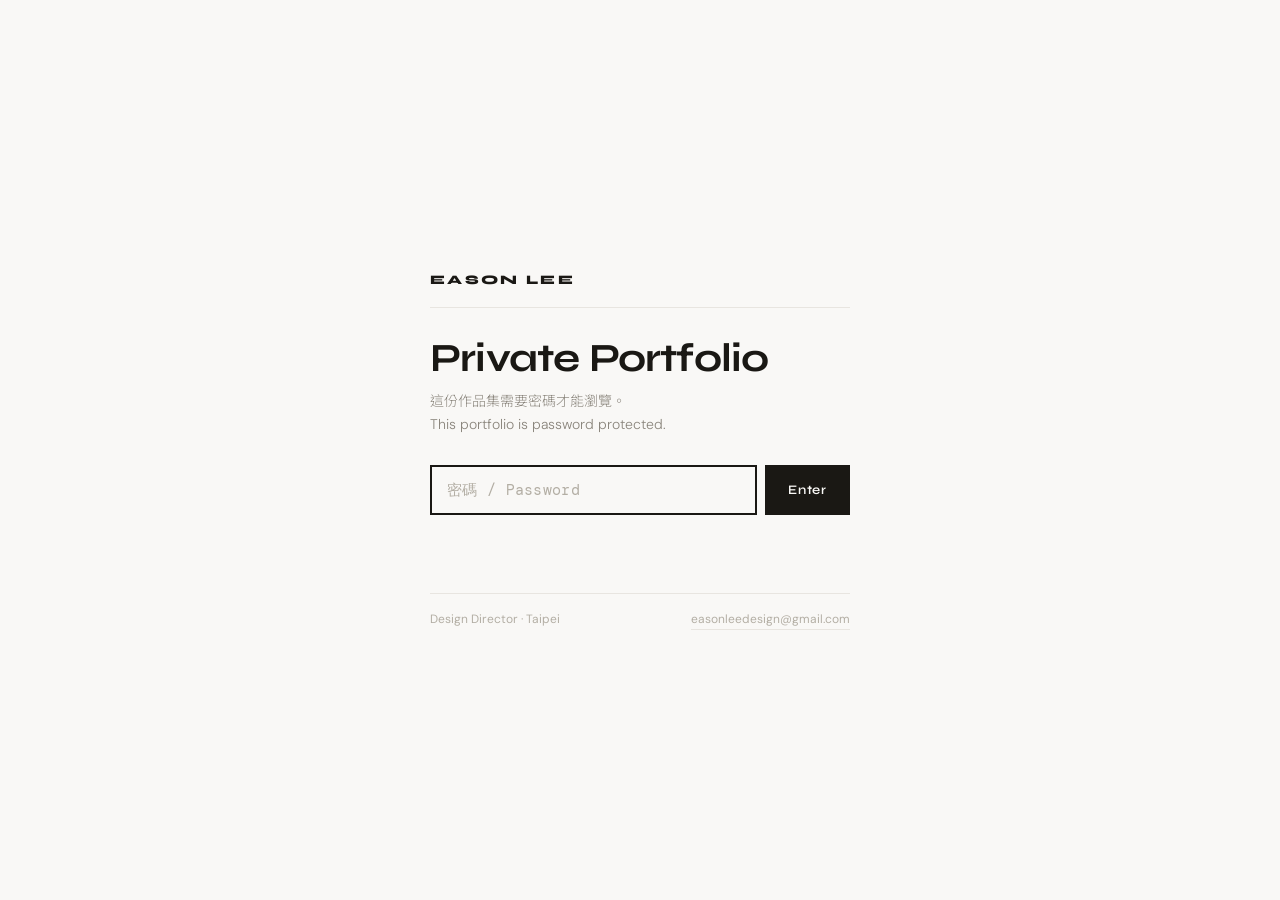
<file: index.html>
<!DOCTYPE html>
<html lang="zh-Hant" data-lang="zh">
<head>
<meta charset="utf-8">
<meta name="viewport" content="width=device-width,initial-scale=1">
<title>Eason Lee</title>
<meta name="robots" content="noindex,nofollow">
<meta name="theme-color" content="#f9f8f6">
<link rel="preconnect" href="https://fonts.googleapis.com">
<link rel="preconnect" href="https://fonts.gstatic.com" crossorigin>
<link href="https://fonts.googleapis.com/css2?family=Syne:wght@400;500;600;700;800&family=DM+Sans:opsz,wght@9..40,300;9..40,400;9..40,500&family=DM+Mono:wght@400&family=Noto+Sans+TC:wght@300;400;500;700&display=swap" rel="stylesheet">
<link rel="stylesheet" href="assets/css/main.css">
<link rel="icon" href="data:image/svg+xml,%3Csvg xmlns='http://www.w3.org/2000/svg' viewBox='0 0 32 32'%3E%3Crect width='32' height='32' fill='%231a1814'/%3E%3Ctext x='16' y='22' font-family='sans-serif' font-size='16' font-weight='700' fill='%23fff' text-anchor='middle'%3EE%3C/text%3E%3C/svg%3E">
<style>
html,body{background:#f9f8f6}
#pf-gate{position:fixed;inset:0;z-index:9999;display:flex;align-items:center;justify-content:center;
  padding:24px;background:#f9f8f6;color:#1a1814;opacity:0;transition:opacity .45s ease}
#pf-gate.on{opacity:1}
#pf-gate .box{width:100%;max-width:420px}
#pf-gate .mark{font-family:'Syne',sans-serif;font-weight:800;font-size:13px;letter-spacing:.18em;
  text-transform:uppercase;padding-bottom:16px;border-bottom:1px solid #e8e5e0}
#pf-gate h1{font-family:'Syne',sans-serif;font-weight:700;font-size:clamp(28px,5vw,40px);
  line-height:1.1;letter-spacing:-.02em;margin:28px 0 10px}
#pf-gate p{font-family:'DM Sans','Noto Sans TC',sans-serif;font-weight:300;font-size:14px;
  line-height:1.7;color:#8a857c;margin:0 0 28px}
#pf-form{display:flex;gap:8px;align-items:stretch}
#pf-pw{flex:1;min-width:0;font-family:'DM Mono','DM Sans',monospace;font-size:15px;letter-spacing:.06em;
  padding:14px 16px;color:#1a1814;background:transparent;border:1px solid #c8c4bc;border-radius:0;
  outline:none;transition:border-color .2s,box-shadow .2s;-webkit-appearance:none}
#pf-pw:focus{border-color:#1a1814;box-shadow:inset 0 0 0 1px #1a1814}
#pf-pw::placeholder{color:#b3aea4;letter-spacing:.02em}
#pf-go{font-family:'Syne',sans-serif;font-weight:600;font-size:13px;letter-spacing:.06em;
  padding:14px 22px;color:#f9f8f6;background:#1a1814;border:1px solid #1a1814;border-radius:0;
  cursor:pointer;transition:opacity .2s;white-space:nowrap}
#pf-go:hover{opacity:.82}
#pf-go[disabled]{opacity:.45;cursor:default}
#pf-msg{font-family:'DM Sans','Noto Sans TC',sans-serif;font-size:13px;line-height:1.6;
  margin-top:14px;min-height:20px;color:#8a857c;opacity:0;transition:opacity .2s}
#pf-msg.on{opacity:1}
#pf-msg.bad{color:#a3392c}
#pf-gate .foot{margin-top:44px;padding-top:16px;border-top:1px solid #e8e5e0;
  font-family:'DM Sans','Noto Sans TC',sans-serif;font-size:12px;color:#b3aea4;
  display:flex;justify-content:space-between;gap:12px;flex-wrap:wrap}
#pf-gate .foot a{color:inherit;text-decoration:none;border-bottom:1px solid #e8e5e0}
#pf-gate .foot a:hover{color:#1a1814}
</style>
</head>
<body>

<div id="pf-gate" hidden>
  <div class="box">
    <div class="mark">Eason Lee</div>
    <h1>Private Portfolio</h1>
    <p>這份作品集需要密碼才能瀏覽。<br>This portfolio is password protected.</p>
    <form id="pf-form" autocomplete="off">
      <input id="pf-pw" type="password" placeholder="密碼 / Password" autocomplete="current-password" autocapitalize="off" autocorrect="off" spellcheck="false" required>
      <button id="pf-go" type="submit">Enter</button>
    </form>
    <div id="pf-msg"></div>
    <div class="foot">
      <span>Design Director · Taipei</span>
      <a href="mailto:easonleedesign@gmail.com">easonleedesign@gmail.com</a>
    </div>
  </div>
</div>

<noscript>
  <div style="max-width:420px;margin:18vh auto;padding:24px;font-family:sans-serif;color:#1a1814">
    <b>需要開啟 JavaScript</b><br>This site requires JavaScript to unlock.
  </div>
</noscript>

<script id="pf-payload" type="application/json">{"b":"","i":250000,"s":"2jUo5DZoNgdqDKen3fO6Yw==","v":"/1PXMQhaja1d2EAoR+Xb0g==","c":"[base64]/QXL9IU2lE2hoKCS8n5h980Ro/DJjbdSIgUaABWyi6Gz/qI1oHO03f8cxD/BOcn7wqHvUQOJwKcZ9zv15N0Bu42cPQnJ3S5KSwNJ/CGjhsiiFj90m+JygWF5YjzaqRaefx8xfyZuV4djxaHpUNlrkvYiP/[base64]/xCl4dchLRrqw561FIMEF0MsNk1KXo7odg9B+tyNHR0pqEZoIBiL4LwDkytjGjCs6Nv+Xs/cUS4xnt2of4CpG+zXYCfaTocmn+aLzgkd/7fqsENRa71hSUq/0IlhQz/9asNJOnn1fFwnnPsWtefqLQR63t4SydvP2Ha27fxhUYjlL+ncF76jIcxHxtYkaUWzKP6KNdBF2YcqH2NuEi/P2XrNbOHB5KPyfUUIsYZLLJrdGKTCVCZ2vx5RImKz/dvIhDn/Oo6K1aoyiPy++mYp2cHLwxapDptKkMHJxqX1Qalqqv3yDA8i0IaSeWVjlNFRWB+UJ1/WN/DtnCeLn1mY+bHRQlKzkmU5QTmGOIb3dcfEUEhB2+twXz3gksnI828WvH4SwOfDjQxz79sGNoO4qu3C7Mm46tZ+ymsOK4AQ96DUCfBOSOgLFbPTVk+FYNa3clGSAcCmkQf2jMWwV4D3hYt0Zyup5v3zVSnM/dtgaftHsE3rZ3EravqYwYvw1tpxNpYZwEkk5VU5C2cGYJOstds8E/U7TVU1IinCItjtekSBMHsUu/aUdSyzdAiCBayCsHu3aYV6G56/Fsb+q+FB+qxv7mZafvyzVuAI1Gfiaw/5ndI/1aUGLCOoTcOh7Ld0jN8ZlfaFP/6rGw9AQMoqAyqP990QNoyILORSsVhKTmbrfcFZZg2p0mcXjrpAzsWIwNXC4rRuPccWAXdNCqcM/eQ/J+p5D60opwFfMsyLWeVSBtX3CO9vhe/2GHdm38ifaVTw4U7T6oAjn/Ta22HXpatykPwkbWOttcU81euLXc7bb1Yo/IfUEGaMYqglLjoLCbLnZTNcSt9yyJQFJOkK6bLyFQKr47T5hbWvlozQfUM+FX+jWTHMGq2VKf0vEtEcUqnU/q00k+EtCw3pFWTYUsW/TQWkq9M/T5mKQauofCvyH2Oe5gxFHdfvYCFxm6ACNW482QSQjoPwSW5rU0KLnm9Pvxx7q75AXwQqb5Mdv5FqiYZsgeBAvIy897roDZqKWppiJMcXjt+NgRK/TPu4FiecI2B6q38dxhVSUUcoukJUGZGDjQHR1temHzZrDl17pJh95ZO4gZjFum10mdUAh/0r770AxFwPehkq7JFtIpCzvdb3XuaE6WT4WzmXirVBsioztLJjK1MvcaaVbONyXzO/fRtjpmlfyXZ7Zz5VslRJ1/5RekLDcEmXz3xl0pXlCu2YU/rpZNkZSo5KanucCtrGLIXlXHEprjDGHH0XQt2s89LH5fA8A11J/mHs+rsQ5w13/0RPhYLaG38n5pU/u7D2cMf0XAlwg3kedBS0QoXBEj+Q1UsPvCZ0glNPUX0VlExnZIjYZ+b600DNuKh7p1fDDV0YOxfnDexJHXXP9bR4c5/hySkrO+KttJRv/J3cWE3kZbljH4C5fa+83VI382vsCIbavTLPJlL6+D9idgSO/n0NE5bnA0L7i0rwpJSgyI1OzxjGnvrHzmky4hA7YchERrsEiqAsElEeVwMpiDoFGGDbxlVjOR1OhSKJGY1yDYTuY84lSPwk3Dg3CPD6BHMeUCSgAHBpwWFFv78nCu0db41JQ43zwk22v1qkUKVphIioMNx/2LlXMtHg5/NsdApaIupz4q6QPHu2jO8L7MMNLMHKL4h+s9KhwypuXH/7iYIsLrUk7EgV0vGqq8V8fKW0ktiKsdgmzWgfctiPL42p6FG1W/FvTvJVkFRa5CKe8YkJAvMQbkQQe5C9a0f1fbrx7Vev1kwbDSGfS9s9W1PpFnIqvgD6lEwwkXpE5CZbrCpYFBRd7C/CoYxce5t+vVbMXFl0SWdIwCpTOoKrhAwJYEfadAkTmo/wgIpkcNJAWW5jgmqbbShVxeiiiWRlMGxqCc4HlyILMbVwVpaBSePlgYuGcpQNx4gTtrYMxbO8EPNulZAcqBtWa2KW+lfkTR1lHYqpql9PZSpzg3zvJ8hySa9yelmKgAS+ZEiRymsp/Bl2QQqZLL8PSEhdYQBNB6zLFekIms2rNLi3hPNTc9JvTTdSXWhP3DXVxJ17WOR+gqdL29WWl9o7761QB3FWFbr5nzIa6qI+D68LCsxFLRaaYjCuOeEgHYH/AUKEl3o2MJZ8lp1+pvKA457g2WWrR0NdPGI/zbQDUmNKsV6jb9IQS9ul9Gn5lB9mfFeq0npYPy/sWVVp+O72t1uzmpcTw7Ycx7Jbcmvf4TcAO9nPSAUKVHR0P2S1PpICSbecxNgi7sry2qnPoTuXqNZNH8PZEAxuNZZrrNZGPjaV++dfc9pV7qBxAakS5W7y7dI/lGK+Y5G2kqFIXUeNzqFfOLfHW9ggUhAKbj92oNKrwZgR09tGXImLVEvLBIZ5GnM3d9VE7tAWaUqMQwbY2RiADhUzKrgmBJMH8SaN0bGzw8rIQrvdBwIA53wwOXcTISx+bud42RPhkEyBCWm+I2L5U9idrzgrP6m60NokE+Zq+X/32nr6SqfEt4DVL0Ojb218ngi9uSEhzqOhY5BxV3aNrNwZzSmjfpznicOYl3c4urIbQY5AQ555/[base64]/+Qv6pQ7CoDEIau+fqjKkju57ubI1uZ/QMpZXZB+FIQ6wM4t3wQQJzh17dEXIqvkFd96VKgm9a1LNaMpIw4IpcZfjbeFF8PG+n6H/kBmFrJYOxpqTjVgl/TJeIS+TzNdt/WKp8/J0DWW1n0EhXQyOUCW9hSl36I2NEZgdSpbZKQogf+hi5BCVdjEjtyVzEZCqDSDk5sUzIgiFzEBCo3wn0Y7akowu23O6sIJ5UZfRGtPHGxYL4UJIe2FrSlzzSYNcBywNHGIaBaZmhnBZH2zJ/QhvuEqxnJ3NoJd3HvdOTpHrg6bTiPDM5fFyuxDsV9e0hLiD+DtDorEjvB45o95fSK1N+GVZ/jUYhiu8z4ib0yNuI6zAzHnn3bH4piep/h/3kdMfuGDrlxpQFJp6s6/[base64]/vZI1AltJtSJill4RDLYrx3jLD4qSLRoUv8byeG4gufncMQpo3ZM91hffNlj8AX3X+9WdMO9BoLzzVVcBLMqBKWEJhQPQoUsUkv36WZT0rmAx3zpj2xDmdlo8+Ne9HxfoKx0TW167c+CRojqnfDUzseBpfdlPwnhi8TOo/xvyDtc4lTsLmMh2jda8dKvjG8Ha/Jufi87jb3Wv8s3NT12kqYiCDa7iUogXFAmahtd/hrkbuEOGw2frOtJ2zcKNSCWNSVsLV2BIr+/ihyttQhBJau+B3WZHDewb7u2OXOLXZRIXL2nP7U6U+Jj2UxJSbw4sEaJEOovAk8XtxZWcmRJtxXxv7osRN9k9QDqVvThK7wuW8L9K0qYMhqZ7NiR5HaYIjrLqiayT7cJQ9N85J5K5ztKIpvq/XqzVcv1ucRXpRX8KzX1PW+j5ei7fqPgpQQr2jy9/FMV/jtv/UUPn/xVrsUzsJp4sydVCEQ5oIUS7+Iy4W0hSSmK27tCf/WSfqpKc292CezCbiPDphS4r0JbL+OAGmMkr13sugXCzanvt0eGao7sSGpQZTVVHe0IqViy0Oqwrc4sAbZhveNWU+Ej8/SL3jggkr88ekhDiqyQ/4LctRantvmnEKhYKG84WKoYCNcKXwF/eKLkI+WfKrkQE7ir2WcsciBsZ9KVwdSCBnkIjyzGPg+On4zImBZWNUrHcvTu2VHVrr0FN80DLbmlcrmgcEOmupiE9NjTOvfFM4Jepogc4n26uPDs2z7s60DVbYdES8KeQ3p5//[base64]/xrmhYF9VEKFdRCj5w0ZCL89hdT5UjG8Nf4ZvjKwmmSlFdKzkjJvc5Itexm9gRrbEIinJYTOevAcnEWoStidTs9HOSGn/4Cyw496pSGRZ7g+mpnQbQQY+eP/[base64]/biqbIcLzr/xJL0svzvCAaiFQ3+NTcf5NhJZFDVNzTo9BO52ybBJLFF4w1M4Ii+CXsvYeGcZBihd2HRSzIjJRA3iQQwFr/b7E4wh/+ilhnDUekXYFuAGJeaf/7cRURM8eILQh/PvDpttf0S1pA/Cd7E9xD9DrAr8Z+oQAEIL5aHMq/FFaJAVjBBvcE5NUOVzpBai+oPj6DBtHx85+fzVQ24dKnk3AEQs8bt+wlDd6UgDc0PNA2BOp/1ubU2euNgF33V0UkShwmgSDjvaBDx6WvXDRJqy4oKQ1RyVfo4jxtC3bCtwDY+xcy8zjnqaMP7HG77CMyREGP+yZ2uAqOVWEVwXf2Xqf8p/OybsUfDlLCV7WPKmpozRpPk2ZSBawxt8Dv6BGvUw+Dhqxjtdie+LQxS+V2igtempOZcuxTc9bJiyV17qNavg7P2ukrcIwF3MyaKSOwNhVl8uvwWaC/FMWvfRAHcA8o5hnJtJWRTnK+A4aII2eb28Lxd7SAzNsKluK0lKxJkKDO2DNqFeZLl8WV2vCWfuQ+jbh2njLh/jXKqbp8o5xlQRwSCIvtVCaD8Jc1bpU81go5Vi7MR+5CcIlh/0Txdw3/J3kZYH90E7zDueW/n+hutshXLNr2xCC0nz2vAxPY23GNB1mkvkWqB7zaeogQtfZd8/eBBfBCNutOhh4H0Hq1y8bUD/k/MKWwGEDzCoJ8R5Jw34plYwjlg0Fv6wLQ0YXrd8ZnLZhDbbaYQ8O9fsQgYQhw2gyPYQOlDjaACixBxqiygiBc+l66As15z1goHgQWApcLmdttC3U+oKcLCq88AuV87Anjb25B9c6aHMj83/fPiWU4NIdS3vVawNZUaQUz6Ml6hpByfodQqyo5VGLRtgEW1U7AVWgGKMFVGGLKg1u5/L5yaPE9E8kEPBNeS+ZtjLynh8QWhyMwLoOQFnCOP1aFJAbNt5CAlq0IaAvc8lXFok6N01CussV9myFWH0+MIi2PAV6dPEoAQnhW6iAEF0xjaoHsbzRJyunKX0HIEJsBq+uuAN5+ikTyvBSHWkOpa/bcZXeVXF3pL+h+0dfHcbJGSaE/w2L249ZPtTM6be+zfcpLo2Owal0WXQ6mUtJ+Bidwk13Nz7iZfu40+iYsBZr1h8c8+GkGhO6u6NJLo3P9OH50uSMvttwPLnL0wvBCtpMv2fHSpTxRdEIWy9X2tMxTPUuvaiEF9h6p8olwSh/8+dQjZ27JXg2tEE0RwyErvec++VaUTq0mQQFJjOCRJilM9hg31yCTtbIWQvUt9vlunCSpYpEy43SaLmB9G6G2Al0ZrcPy5+DGMFw1YklFr836FKIC4mZSFj7Wmj02qeYbDbf/QUQk4/AbsKmVPbkLVPcg85n52abtpXsK5/kIbrOzdqLxZC3Ln5VX3DZdxGllOd8is/ZFt3UYH3HHzy7GsHB92fp82Jw3QukQX6nRRsGgwg7fEw8FC96L4PuwhrbePWOc9eRLA/SviZTq3S00Yy/lVEMkglixrRWNyc2oFTykyEEj90kaBITpEmHte1AA8Ci6e5xRGugoPAG+EoBSdEFiVBQUEyTyf16bY4+diSFx3jS02xqPVL7fs+C6rDnI72j9m8hp1kRyDeeGVOBITNpV1tQsYQkHZrHJRlC15g46j9extxIF/0EjZeKfGO+15Dj0XaQFICyEQFBZ6KZUYQ8gImgwCwd3VmMalMKSXFb0zNkPxOJOtHfEiQcLSUGKEpf4BdKrgvDSmHb0yyCnjK/d3ENYziFZ0QLwCQMLbubxXebQGm9rsDQyBT2hJnm6995ilHRnCfAbW0d1S4wbC0BSvQ7r7StAv2tat1k9+DJrz1J9Sw/ls4ghCiP+Wy/q3edqK/f1oNRCWeUwwbktP9UWOCiZYOBJ6P4DXqVW9RyTBHL5TKp4sziRtUPU+rJBpRNWPOKm6LoQ2br9qUvC5ttUVW1f6x/GFQzdrbwhtwta3PEZ9mvzvYLDcYZqOPIbpQWOZJso84RjbfuHr+AUn1zW4AsY8nupq4+rqGk89U+x7C0iFKaHMS5tMqsggba7m0OWqWZgv0CEM/vsWl0XsyUfHw2BhmO1eNKSTS58t9LZqqTgvxWJNXsURwpuCEDDdVwMD0hDFUKSw0e7lKknF4x3S5lU9RGbDwNBRWSseZ/lqsVCJZUDDY4sZkvakbZp1MzINUvp03Lg6Tm3RUEgyQZjS9I6bqNff8okUBkSAqVo0pyX2eXQ9McmjJfv8wlcD0HVCLUK3HpLxVh11f4SMYw/PFB1b9O8S6jBb7QnNx6V1A6j5eINjKtTOVDzbwtHunujiwuoe9eIcLUrznDOtkEbOzkwoOh6wHVHHSSQH9+xOe960mSanAWh78Qm9CRe4Kwr46RuifNf4UVM327MJnmTLseIZ/qjZimNdzQ5nOkHOmIq13ER3sJ/X6d4OobfVK9ocssfgJPaOwqT+E8BKmCTarEz9pZaGPjW8Rv9LZx3IFEbS1slHGT3OQls9X8AQIOpYGAM8BM8sIcTqTUSQDzrKwVbTXYoP5Dy6Ki8xbKsrzc8FdX/JVSzY7SAvH2eRb0V/IL3YGTW+5kssrBMQrc63BP++GjWXIqPfz3p2esgb+pny6Qg3mgqsqkhOMME3zpyzh51qkp7VfPlDX3WPCtXuDcPdrYEaLWqWI4TJHA4auALPbFdAlg7lszRlTqfNG3NVCT2vQAjzsIskQUSSxLgc1mKaYMWAFymAluO45nL2gfI/wVoG095OJFkVHXtDDwNtfxUF0Kpu6hgo1BNcuv0ZY5N8aSJY+GpOFDbrHgPVU35EMvJMwdvqXMMr/[base64]/Bv8Q4otEgcBxDZrkD9L9PRj7g95d6GrN4mzdCT1jL+HRJ68fE3CuVHE+mZYV1oHxX9OV9znXr8KZw/mrujRPyb/IovgtrgysOmofq+K4mzengb6KWnDVt6MYfWCPxP7F+cuQePzmezvdsgbaBaOvNEIHTTJLjX67FqCFu0fznEmUwn6sQNwbsr4zXXBf8oDC/NNmsm5ojQhqgeG4owQrpYBWl5wYwY/53suZgdK+5ZMUQYoP33QIUUqzKL8JY/S6l3hv3fHa+6Ko989q+9iLaW5xHrleRHHBCqlRyoifEwGZT2RyRuKiC1+Q0zE82+87oFV7yB2sE9/9UZqg7mL9FzJ84CyP7YwBpD4/rpsFb9k0963OeRIPrBbRW/AKtDVPq+PLcrz5c1ucOGQ1kK6veZN7lgN/wS0Q0YuGYj+7WDclq81iLuWr2aJHmdmLI3MjXfM6DNDvVz7r9C1IWWZC70CLkzNQkozEvLL2kiq4b2o0+Jj/Td2DUwwpzJHFYDWcBoL72m0KHM57PeamKusBU7AkTpZplCJR7d1g5CJm0k+Xqss0PupA3UAXekjgQQYWW7Fjy4QOu8y3fuhW9cs2qpOC1zXcEt7YI9gn0x9h0FokyFjLx082J7nXy3EIzANe07ylcz5ejjgHUSj0uf/gb9ZYCsOwSp6DprQJpvnGewDn2ppdW1GtUJvSeaGPTBBEotBMOwulPMKF/eE+idkUabMamGLdXK4n1AshI46wRS0ICntgkUEdUibD2ANYtXA+AlJUst1Kh29YN119aRKi9Xti0424e/TNpoNnHgzDsSqStpPPWFKYk5Kpwb7g0YpL35HoHfbWXp87q3gQIGX882lS59JIZ2ITQWGTu5Wadla4738/pB2PJECKepT1gUw5v2MuCUw7kRRd0f3wLR7x7eZ6gqVRblxtjpS2Ex2KcZCMFA5pjLqDU2enb3KR6dTu/nLtFMdAEymQfNt263fTL6C0148lssus9kHTa0vo9Guhz0V0czYBzgjCpniPSpAkWUPSPcNgxNOefo/j21LkP77zH7F3QHwzAmxjLiJyOBkyali75vIPrLS6b8U2vO/42FNj6upgoRLc8RrYMeuZxS9jfaKq99xEPj1NzMdUzSXLi0VNB47XlaSkL5oiOfsCZn7t2Ga1q0nd/CSN5u0R67x6QtrlzbQvU00ThfYqaHk3CP2wwshrF3OIktdW0kK91xGTrFu4CC5Gprb+FwDXuk5JPO1TMGJrmQtmSil3JPwm9SbLYL5C02UZ4Z+mayVcU4EIKU6IAxglK+PS/GPf1bn/vhlxuUknXyNMHTAAmAaN79+VdQTVWW5PQBXf0H5Znl2t6LN3Kju+YW9E7Ki0JIUbYbL2JIw9PgXmJl046dNmAaJxqbbli9VlUFZu0Rdm63JgQ4dBhgxGWkf+NKxl1u9ehxVnmN/78PrabNceOBIOUo41lXnqbE7RrIcdDpQ7xnCx3HjIojYtuWcd1nIl5Dhba0O61WKb43RuB1OqLLv90SduTXX8HFdTX41oIk/[base64]/qBf1j4RpEKCaM8MWOb+s7NuhvRTTEwUZn74MRpzVprZDIxJrmveUZDj77au26Q6orZv66msfFL0HhAlik0Ka8Lz+m/bcxqY2iqHjpGsV/qI8clt0kpu72y1eUJE2/iQ5m5Eg51F4/fes739Th/2fCVIO9MsHeZjZ03LBEp5C+o74ZWhAix1byzBfrT6ftYw+1O2EA3C7G8bZliNRsQTllLw5cHkVeZkzgmuO/c4qRBZtFIN2bjaxO+pEhoyf/BeVPoGGwnlnyFWPh2uScyxKfcefK62qp4CNBUYD3bHV4qqN8c0VDj5kRRMMwxK9q3LEQr6gn0fpKcqmMw62Ec3U+9veBzbDBtXyFC8lxTX7YiN6awT7HNT6YI9PPHkj39KfvfT58xLhgwxEooh7iTyHw5qkxx8lsxYiBVZqGBTLqwkcS6exgYmspDcQoXUjcaEmC/kJqnoDkAX5nfSfKOk2aPV4RTHdn2PR/ocIZKgg/SsjGzSXouTAYWz71p/qXek3AmafYFUxZt354+rgjcpHcwUlLx/Yy09QFMV7aOZpg2b+pU/p4ZepPJc2wLUJnROiDzN9vt7/YSYxellgtMI+FEsBw5Sk7RD5oVdxqoT8+1TRaFMacZkK1p2vVAnESo5jhU1M2GPXECfYkaVF6FhMts38Kp5k3GfKrIBCzgNnBW8JKXAh/3lQHeQS1Gi7PnqYLSh1U3uSwjMzWY41tmpAvF1tilmxykL8FJ38iWrgwng1XHrV+wpE20BLgSAIor3YeIPPsM+cVZ+A+aaf6YL0/[base64]/vmiIBi/WHVejyGWU7HBMyMSLwpyuKgUDVLUVxP96L3vP8Yq/bFC/cGniSVbuBjNono9+tDAngnU5pYqPKW1nQGK0fzC8GDlwfis3SvQPKEa3jWZjcAXSvzvVLj5LMWxLG7t2e1/tSetInZDtedxQ514MGAC9GlidQv0dO5qxdaRA1Qj0STiG0+ALorS3/[base64]/aT2MJhH1Ph84BQqcVciDnG/R8n1vmy1S5VasYrrAju4jdl7Xkce8gavs5Tbdfb8mNDxf0SBafnFi3IKNqIMrHkBbGXjG5AYOybbJ4/W9SksodoB+Aom1U0Q9JOhZV95YxNYZTqQ/quQmhdMsc+LyjKB7QMnNYhBVRpqGQvwrVDsLWE7O/dpiKJ13IpHf+pmIiyJe2Nrs+O8AzYl2UmZoxkvXifOhURuIVpD2BXkMD43dSyT/8sLouvt/MluDEocS9xj3z4LVQH+t6sTBIa9Dp84SmSxHb6RyZ/TmuAkSHRnPJqXEEk/1OKVnet6F5eB3jzq+fFZxKPNr6mTyU5rb65YdnkHGXYU3ajVCpdyREt2zQzxXpm2kZukPSOkFxbdLUNSqOfAjDvwCou25ynid9ij5icuHCxViflWtChTl9p31mEYQ6d/VRMl6GRBH1HuSRfTf8V3YYlESPkr/sqaX3ZFK7meOsKz6I9lQ2elYfFpQV+fbMScNZ5fOY8cyWhg0L8C4q2CWJKwDpYpEaNklA5Da0Sg4BOLnFnJVJCUJGRv2qDOazq25Rj26aqNYKK4L+GuJeKxG6j8bsEp4EwbcbkXZqvxOYUt/Ii+KeTgCxZQt6UmHAXAIQIxoDgHoKM4UdY9Cn1Q1voKTkigXHFD+y7NqgBoxog29YPRbaN0/FSP7Tt101j+4yAF/ddU53QzJ3xO5RoyPj6XOT00YANyUhJLdznD6TUrTcPHgNTejE36pynyvrvJZJyTi/oMIftj++8Hu33VQfSaoa9e+3/zsdQrAvKYnm849TQsW9jCzxrJpHFD1DK0r4DcCItFqLo32zdpARU+DnyRSY6Q15xe0jvDx5d4ltx8f7Zsohb8qUEGWluHcFQRRA+4wFtwxiLvp0U/Ja3jKDtfHAUL8dwSRTeHcSgyfxJs5+28vGLDDKDUumo2XY84LkE8YOF78k1dwlQF+sO3P4BnaMZqwQdyjRep95bs9WBJSPlSOP/WKE2QWt0jDlw5taOP4z2NIew7XPesY+rMZZ2alWuB1dl89pTV9/9ZCPoiYzZ5SSxyaxqSliyu6Qz+r7BgV6/kRPmOAbqp2XJfJjcw+ZNynJ3xui3DZGKge016X0M/6teKE9uK8K1r7GnIkk7AKpIP8le5mwUVLZD2fXIcmZKyLN2u1rCs1l7exjAWzSF1u8vVjojUJWsEACZIMABv6iycA7gRpTjI+4QGNAlYX1rpVd/dpleYHLWTvR9deKJkR/F3Ri9dz7X21jSDnntpxrKly4QF0RvBrAE3WkhiXFuadViZHst9fT+PoglmhB9rmhZny84VP/WVNE/7I7H/+Iniw8oKa92ZcnvVxdj9rmkJBZuWKf/1EI8b0o0CyYMAtJypb6fTG/K19pbEj5dpd8AQlUIVWvlofR7svoBbJZh5Ka8ESu6YMZHGU68u7ZJnxGTgXn6+YWkebN+sMUqgdKHyY2B94AFM4Cc6ppbnAdYefBuhP+qd2cAofrwDfMxzGB/[base64]/Y5vUMTLYB3GhimEqyE+GF8BT98/DQiQaDCgKGFt67V5FzX70yV5zTuYjtanoKQlmTUJD9v2ftV24SkzEXqwKjN9sBu+lcLscZGQj/WgeuaILomTAuI4BHz5S4z7Z3wHE6UxV4V0td6/XiQIh5Tu8bPoxYrselTcu4yttYh8lbxSmqlHmU0TuJ/UIowWDA9EatXx+k+xRRXFSHWXNtUTlfzDcVYx1rmfhCNJYEqdnU8lSgaG6vNSdWuWXELzDFPWg4OnR/cSRO9M1e1g0hD/[base64]/TpgpElA4zzVLgEOSMEqLwJICsnEU5ZZF0Ptwf8sttd82Nq3L4d0WzSahRN6bdXj8gz+2Lup3RAvG0RuvseXJA05vV9ONmNIy+H1TlAKUhlpftNZ/zXVn78s3N9hLfBq+Vs7vz7j0k6n52rGEeo/AwmE/V2JGZwRfcEcjSECadDoSaU3EpEW1K+4FKB8yJRGTcW68QF9OwYk4t3PKZ0TZPH3PCpwpoIjc9AmXgxwqF6jXlFEempA3wFEKcnHABh0iACKEHJveOPY//gJ4ZH/bJ9b87zeL4DbMlDwlHSIRKeKQL+sZLpqNkObm3EMAXHhmDUDdXA9j22Ywyc+gEkcEwzYK/D2m25r/R135rM+ACE094KmbbelUkFs1T9n8VtOb2HupjobD83fTueVcTto7k0J8KesXrf6uSOCWp3wD61QtyBB+MWu/T9IbcGx1l/INvpmNCubcuSWS5RwZcSuqyiNzHPRa/daVKuiSz7Jb6a1PzsJ1njRhSVR2Pmmfgalq2dswDZHM2xjxDoJJLdDexLc94yUS9hmHk5pPA0WpF9ibbpO3JYgkykhzc22TsO2qmCYqQ+xLGh0H9msohprx7eYkw/b/8kkN98mLmwihAb4pHXr/CijWx8LOL8r+uDFNF/RVtQ0irLOhOigt635XTcSisM9Dx6RhT26Uf4ixtIxYx7gqM8SIZx7rVh+/9dxfa4Le/THJBQ15+f/Bz9xbejyexSIXWG0HLK+eSymTR2QYwXyxa2NNxkA8xnyvsiFtG5iySViNwaHgur0/GsCgzW+eC29Xk4xG3Ud3qrxTxSYKEnPLz+/NCWtzWMGKsSlbM8C5+HkQ3v9M+fV2X0GA8ySd61/IS9BHSMV5Pb/JP3osd4C8oBsshlFP3g28Hl+GCPt5U+NfFhzh3YwUMKUXIcTF7sNtk72WtbufS4Yv+Sf4jB3Fh1G889Z53ZKTeDke47rBfHvo+xkabN5H94bhY66KIryfJJ9jrGVlLBt5MHwBRGTnlFpgwD6ws/Z9poOZLzhSFOLD79zzWU5SZJ9S0K+PjyIE31PzRvESigTHq6+0dbm6gXab3nRgDgBDNRY5ghcoVbg8wa9zfchT9ws3lYn67DwGlxLoa0Ylx7JLuoR5hNaGPBjqP/hW5h3wbN2/VtNCwU3TeOJoMFvQX8xOVU4NJEP1wdef6HSMMWIftRlLetf9vxCdt4gN+GYNsDuRsS0oO4iOqUW1gXyh82kTaXcBam1fP4mL7SaNICk0q1H137cOP97l2i0JR267GFfZ/U7u3nvZ15maccUKNygyfkRss588pw1qMk9yelEBGEykZDSi9b71WncxiVv8ozoH96DXdrBV6ImmwKVuPwGIPiLleJzfRRE/PnyFdHnNkdLbB1hU5Orb6zH1QxMVuQchnvDDJnO8pciOhyPF5CqUr8yqyRsOPPCA5PE9vkyS+6Bb1IlnEuFGSxH7cxGzbSaJYWBhFCXakRuLJ03SHEZ1qYXGCwP18XuX/QteLPU3ecJ/xtu/Fdwo09426I3Djrf8AQYGefto6uinKd6WclFWBOT+5rObhvF+F0HmYfklR6ULKjXHQ1/KRdegGXB0mQgI6dz8k21lCKnvyKu5N9xZgXB+lD7MTFGG/dacolkSGknxfYAurDaSxKCwLOPlkBLJPt/jAM99Uk9qhsksrDPwwTfzePJsTIfW4fpE/KRxetK5tsRwEet17fD4JyuasVHtRX0nrFvSq5S0porQSslq1Scs1Zg2Svl3Ftogp0MQNR6/[base64]/OlF9019apEXkoFM59mT2I3N3H4HEMPSu5+AgMfpI7IO3aDb1vO8GCZs0BIoiTxNObFUOy8XUWL0GhZEpqxQ9XvUI/PArEeDx9ZfW83dpd0xh6U4/DyU3YV2Mrdtxsd/ZxoFd6p8bxIF/hj/JIGPJHowhcAAK564ujHp/p0Gm/3XnUX5KWB5NazjTSxE2iBaABKKVOWfJRJlwv28NW/aHmf7kw+KUNqSKWVLtWwTMyoojJfkELkwn9kGyzhwrB9d/RmAFi7idtuwwO/dOCJQ+BPWhk1BGvyVjPyLALM0EAkWJ5V4OVZxiU+/NGb5Z0x9NY3u0S5mjllCan+nJHWLOJQkSLi1lSgd9qoTjP/5RE/cnTQmAduW0V3KmNeRFTT5MaDokxV9qzHwqMW3UaDO4shvexa+T2BA0UOK/W+NlwWrGu3c/yDs5XmVGM8O0gyZwZbAy/9tgVkaRk4mfuL8Q4sCmMRxSTQFzsQ3yWP7+A6xf6xpwE3NAyNddwWGayP+MrT5IIZi54A0sntt/+oYQwvjMEJUvQJi33pFY2klL9WYJu6WwAhYybOeOCWMWr0Lqq3ICtB1rGlIMnELB7wi5WLYk93UFFTKcfTy7xsO6gxQn+aTCnfJz9Kju60YxaZnSdJIcoTXPbk2cMUM3tPzjUz/8EgUlWtsvCT9ktmEiqA2zNVgkbB8h3Bk5VaMn7iKx7LUsqEhEEiRIIn1qffz7nUTOEv7fO1ZIi49ny10BlMz2Da/NvhyK28u1uiKwM+eYRhKyw955CQdYvNwk2ojKVEYoJ+mfij+EgXzFwvh7X08HsHIQMe/Pw2ZKp0fnL/aPUidihtwEHeUvufYgWhRqfeUsl3pCCHLnr5aCwF44rZVcsiNV25zLZ1smyHc2X8O/n5DOeoHg9LEOB2L94pdYcD1i1TupDYbqk3WN1PTrl3Oy63KDQ+HnAvQ0tkii+yCAf9yMVLfawpjVhRY15iqJhByqcpRkYzFVnQJNlS0POgh6+ltWTeDkl3sD9N+rEWoSqMXwno757ufNBR7vag9eXSoM+xR6Z0WnC2k9TM7UWq0WHRgaHl+95txRUSB/[base64]/fYT0huJuBP09MoMnyzE7NYavSsseKgD+vtwvkp72G0f7I28QJvnAod6I+K1YHMXJl4ul+z1Vph/S3QkvWCAZR8RoN50hEXmBVssXTfVPpx4hicG+W+yZH6zESAt5AgA4KL/BGBjL7z/[base64]/Hl8kZX8a6PPp5HHXHYjnRqzZ9jOb85xXpfO+bftKSL+OXQAYriyOfEvWPCqCTjs3WAjDJcz5vaX9mHyYsl5is3PQ+4g96lM2+f0bWRywTkl1EyVaeC/7WtbZecbRK3Uv3hnd2ul6GvV7C8LINrJ2pUTAN1ekvMcAuoz6QdTengx47ZJVvNWa/DYsNRlAAj9waFYnY7ADrl5jJSlaq/SrLInYkYgsXXsQb2I0pVQvKfmKjFKM/fCRolpFTyqtY5fEl10CUi4AG7Hs1J/utwFyk2PZssGbAti1QJR2w7NwL4QqdVrVnCRfb+i2iQDOSzgXBoCLkMZRsAler1optY65F86ZZXLpRcYLBCYXcGQGczYqTS5ABTxu4PXoYxcbnAQE1lWNvYQ2v4U+1KIGqT/+ilOKviHz/KMOMQUrfn6+a1lZGyg+WuUoYNDwl3YRF0x2pHAYG/np3HoQIf4YyIKgQNlAkSJaidrEjWlFFaN+8/KSCKcAhpTry/ckCaF6eaBf3lcClr/[base64]/LZeKSwNJaNlq3/Ajk7KaCW+iCkhTVUOPvUo8xYQJ6/f50ND8f3Nk3Y07CGTKTEZSQes58ARPAxamW8nFrV8nysW9wEi8+FBHvQ+B+/YneJOrf4q3FDmmHlm+jdhO1dWoQ03eRwyqH+l84x2Y4+J6brukxhyyc2jirREm4VMTOOb71wnL56a6inpeGnmUNwAaYKtxQvwVURZ0vbMhjoEVutIxe6/tz+Q3HvRzOnI3RY2z0VhqkBYTsASU3ezoDFHcNtAC4I2RuiyO97jEuUTsBfVVI0cUH+myB26oIVvg7yi5WbbUc9hsxaHUa2PynNk5fagixQdoVpv3dRT37ovhdVEYiGc0VZ7crgFPOBWWCg/jnfTF1b/j01Kg/dtT/MB3ROoC94+hfKPQaOteAtxcptReb2ZN8NxgKGICcfcRt5i1tB6no9G23O67n+l8/yq3QCj7fA0MsZmBIv1Jtgg+WQ0OCgk5cOq4ZIRCz9Tus4+aAJzb7Mja0rnocqcXl/qDELc6cEtv8OFYQg/QkGMNMpciDj9LsWHJkRoLUHPPaG9hAnCVUq+n27kjmdR4VGiEXZxfemJNK6kCTvUk1Hmz1Ssw8AoXe8MbgpJY1FrtoEKqrDimo8PHW9jLtNwOgJpCy/hR/Icxnwn/rZZl97+8NpBto7Fd8l9WuQw9C9Rg4lNIEuVQ72p4e0uAn8QJGAFCjtitncBq05lwSJqEgsjxkTCJgxL5ChMklPPLguuIfflVLR/KKQdb8/rLJV1ZKcJzp8nczqh/eFlh6dBMjSstjSHr2UDSwTrBJqnc/EekSA6QWvd+S3h8r/fviCmVevu63ducu0+Zta4tah1BDqOsAQu0+UIR3ONwnWd4kFnPU3pCfXTGg8Z2k2jNl8dqzsIGlTsXd8mCJ9V2ow6yETOivneYxwKg5A6j6k6VejmmAQUouCKrxNehomao5rG7hv42sUA6QcJaFZ/gl0nHAXVgMqroVyGX0dbh++EMbw0Eb4UrNSUP3QLxDLPfbZdLG+mUcA6s+unPq9j6Sqt8PxknVtqm1AmOl4QMWubK2WFTkvBCIZvPHgb2IcZXco+a390BO/zxM300702NedzumkKNg76tMdGRSdM9aSrKSm/+jk1hrtsoeDpmNn7g9XrOJL2VDBtq3V/d+pU+fUGXM6VkfGu18NhMvuCb1gvF6KBm8gOm3x07X6yi4UD3pqgr59WU7W8EOVFVh1BRUKPEdep8yBx1QgjUAww2bxec0rjIoqREOgXm32zIiW+sL81dYacKZ+/PTC0pniOJ+cb0qQ8Ui3qDUkQueik1F8dWRTAjC7f21WmRNX0xA+jmA8xPk9ztOJVqBgrMZBYpkNqE1COLnT5iWPHLerT2DKztR/MmL/2dhYZ7ib3LZ3QdWEps0/zco6nrDzzxiSY99BcQFce0Y7hFXQF+0xmc5xKT3HDo5eSQ6t6IMTvaLx2ZZ8K29jXJmE+FS2lfHn+iLgLHjU3VhNnxQQMU7IvlZr3fWjuK4pKOU+foJgtBcgjupszENryXPQ5UfKhg4R17Dx4/kCVWIG64dSq+Pcsxp6LeOjX0LiPfLfUo1TT3fb1NTUT8scc8ql2IOcfkdzJl9OSCfJsqPcLNCMKoSi+ZCW11imN5f3eROEzXkaAdyX1QpDHSDSuvApZnSyAyHWiPZDXlAjR1DHMvJEgYs9VUjdfL7ZcgEqV4SMXyWsjecJajCzXc+DC/pEilsPwWdOhOu73ytFVHc7DbTtSEb86I4pyaS/3INj16OvgKr5WBDpKQG7qDfTQ6VlH7wO5ox+9FlFSB7tigg4+yr4qFosQ72YSW7bVc1saN6NGOIspLBOsOxmfyVnRK2DXizBLjPKFRcOVYmEW+l+GEXyIkN9zBpcTJ9L0ral7n7BI9/7YC5+i0/1+Qlahc9+36zuW4t8QALueRdZ4LmMcklevlpJRyAe8cJ7TjioabY6GtGP582+5/J9+sfR0C/eHF5nGQvJp20ReR+5lrk8Zk+uisEtKgC1oY6SurOpQklwqMwtXvXpyNEMjvQ+lwhGG6A6pz/Out2FXNGx7Gl2e7RKaZAS+jPskeyd/hPg1T6El/9YGr66/SxoitwvIcsgbApkIF/cyVh9WMGjQqgHti3huUAI9IXwRuQL2q2+YtfbxUeuYj52e00rCoCc3vRfan0I0ZfyJHHZMLWXXckxtpKjkbmTyXqP04iKJef+ZY9cB3WgMZYRSl+KJxqPUeU1SnOXFlvWFMjg50AwNCaINn7vqfPnTTYd5YZqQYBlMXJocREdmJ7UQK1zc52JtqUFk1/Oei18roZvy5YNGA63180QdCHNXUovk0C3y/ylqVfsT+nT0XKo5YzbeJEAY1ry8ao/[base64]/fvIyFMkd2grRpkQO0Vu0mWaicZyJy1f8tHsaFNloCTxo0RyCofAUaIhBVBwzo9HcWCqNBlgZanjZMW4y3zUxo1BzDD8oPDfz+zQB38EvcVPmESMn12H/DHssURcBjumaqLZwLQH3rnZWPoO4xyn/Q3fcx28Zs2s6M9k80Xn6QJ5G9NnUrvSWbR6uoevimPeJ6ANz7hZ2NzD4OjUGUrQyHcj709h/w9y2WbfpiKKIuwdO/LO+LafgEygQY+FIRYBmIZ1y2jIZEUOJW7LJ1KJ8fHZJQ2IEB22oG/pwKJOyNgpx51jT61r041uWLoYBTz2277Gej+Jgp6ytgjQxrR2EI3URLuspqN34mIl/3j9tHB8KBLrD8luu9xNbvHpf1tJ2A2slOD1Meyq8KKJSYX0UespwTlojz3sH2tUmZosa10sc20I+131n2/+X6vK+A6Y9lECkRyb6qBSBsIOyAd3HmHcCCbQLFq+nhBeM1gTWp9LArDRHQkMmNf0WRwRvwjRzmN+wYECYus1dtVm7dSTy6U/r98V5bSNAbsQytYZR5w8sGFZxCmhQsHKwifq1gL2ac0eDvw9gMAi/kfR4+Wkp9Rrw3qp/enom1TnpyoWf+kot2jkxf1nVrAXTdd6cW1xpWPyLq9l2zJ93LS52NW10ipdnp9WhHWJK5+m9MJQcZfIm2qUhvMWf/LmDgYe5COvs1xia+1uf4suI08R4uktesAX+NCvXjAf2/L8z6LvdguU8wM25X8WPCgJkXtNY5jxKIxrAZn2ZxTkNGYvSEnjzVp/H5qv6dOhym9KUxaDVXe/HgYLsDRUDQ8QqjAeNk6jQFgdTI00NpsKYG9yb3cxS+wpC1KKep48oOiDWoz+y1RxPaeUtrwKIu0oe9UOYmHNE96Mv+uQXi6dtaHkFXIEiLe/UXRjSftL9UfOJAs9/6LC443/B8Y4nU2yYFLk4hzLg2OU8rc2SKv/lqpfCmFeQXHatlrkuOXsFdg1e/ji17rjJBejB67LcJqlZbR6zmdKCOU9FRzCmEVyPc7zg00RZ2Xovf7OnqzdzfkohAn0jypX35828IlMp5K+c6iC/6+nOI/rWr+dCTUQbsH0dgFWxfuKAOfcxXGtTmIkAQWXZCzarQ/tu5X47LY3nPbVgkGt6Cmb0lyDVugsQymUBxBdRoe4Ldr+Zo9COogP/99dFr7Y9y/eHY/RmdRoHkHthoR+pSGD71KDUQ/BfensR+jNbfQj8Jqu4SzsfYa1tPOSyNyuM0pC89C8Cdg86M4YicWoJ6u+iuur6EOCr+t40XvTxnVSRyx9yG+c0GsS84AG/2ZMZiImWyB10jWWO2CLEo9NJDyLayvDj+jnydNSC1sysFyw00aiaPGxwZJcH51qzLM/p9ZtGeYVOIn5yX4zUltIBSJFSbLoPzayw7CxIjhFxKHRyKI8Z0FQrOWr6GI3UOeSyvk+FO6maBnDespK/Lll1YiwJKE6+NMCtVfKe7CSPxIMgIzqtBaLoyh95lPjjKv/VYNkXAg3SFUgCcKCm4nCqKRDsnGxRA+F71O10JarNhnhTbwJ8oWAX3A8c4jnbH7W0rRb+dr/iHxoafzLiaxOLEubgoeK7BcbmzgT1810bQCPeQWUzwn0naiy3ainJV+THgSUxvbRIhYHLR4Vl9qlgDRMcc84EOu5Za0xpO0EdFVyN3bF1jeGrDl4A5E+l9ii8x266Y8vd/5xPbkarXcjFl4gM+904VecNIun9bUqbJS/RkKwu6qkmzusYIyLkSX3j9qixy9xPnkgq/epA404WdngHNDXk7ErHeQLfVV6aNFoj+25hySVqxR783IGT5Oj99Vzq03h/B1qrkjq1Dd2SUu3XYhbD7fWBNQl4fmYXfxbX9FEP3MDvg2qtikIqtTm5vkP8vfb8f9n04QOPJZ+7n9FaN2Qw5igA8A/VHe6i3lnVx1/[base64]/9vNtHyEzek/SonFDXIsbhaerciSMpfXUb0+DxJLRjs4miSNLv9HZhN6eaSTEgdUrImHmlKs+WcNvnENT0xzo+8A6bsarARbH81KZHMJ8w+ANgFUsf+k61R/G0oERJUIbpsV56Jj3XR837yguc0BVSLkuvpl+H0lre6n3wBC8Bosxp0c9XoJb754gp9s5Q9Mrzn9seikq+OovAfBECM99TLgijaxN95s1B4OT5RKPsK1jwOUeJiZ8EkPBOtwlR98iLauvKi2jE0391fWYUbt8ZtJHhpb9HcQqs/uuXkJ+FAuyXEokIFNbjQKmgdOcvqQdFqJ9T2yR1SPu4/QWGHzoERGaXrNIarvGIHXIEgs1WN5rBJETB7GnaGTIJRdi29sNXge5X734XX8K+vbtwd+2cHkbQKSVPpt2azq/pf7w1WOl2Y3Q3AmgHXdvE44SZttCvar4zXQFMvyvpJOFmIpv2hB0o8OdmAw+a5cY6XXwfGhepm/B7xc06lp1Z8uclSMrsLEdhL8YmfaRpuOptrqcfOzNfwO/lq9mhzAPSY3K0HhchiOUs1Nz7xqDaHkIRDsXszfWjChw/jIAD5qn2EupOLe3C1I4TT26/Yl9GuMuU/Z3yXYXMSksMNxSl5vCNYg1fauB+HB7wdDY74jvEYmLY4y673FFDlKqqWN6sifu9HjB7G7nz9m0mUcKQMthB50sVesUZncSlJZMpK1NS5Xa8+UGYSp640NEgQjXlryNMnJRI/Xy6yvMkzROvK+PNW3VkMJ//abP1x+SxRiFW5Pqx8pr/fgt6u+rUaLwlVq3zX8bCvtBjsAqoHo07491cMXSlnGBwaSICpdIULPpbCf0n3RS693bEoR35sfzZuDljo3rn4L9o+GFrcRE0RD6uOCoCVz2oWLFQ5odwRYRuyl/nrR88vPfpzut2WDjW9QNHkLw6HNxtkeIX04tv2Nn7NW0GNVZVeapeWfWeldQveb+BQQjaz/KPbPHjE+EJ2RuoonPqubCF+nv03Egd71xqPHAZhG3HWPJfcV9cK30if0egVjkMWwKaxzpUx45L+JJpN9cF9q1/dzvMEKNmKBlvFImcv03iZXb7PxKPh24vR2fqDUzrHxpm/MC/8LjbwXr9mFeqrajt4mGYXzmpxfWdF4dC+GnQZzNPYPen/lMsV6Agj2MD2aoLn9Z1A5INk3UGVDMMbhkorUlGBqo5FijMRI9D8f9bWBbzgjjgEl9pyOOaHZrOOCTwR2l++Z+vgw4ufDg0ZWBWCeKWuzJzO0aaBj9lMuGBKRrcmO7o1LCykLCZqWPPY5Q/rzGPPWQgOjkHvrzAIB4hagLN1JHoKCgwU8tPY2Ur6npFaRYtIvP8zLQY5lGosjlUiAsDOOzOg4ivIdItxX23eeK598YDbe+McIMOCHlsRvqTnzwFoz41vhQ1qrc1mAZ0CIBOInyOp9VyVrVsMYjnLQQbQU3WnIFUngmvoTRd7DRqWxEO/jTX2OGDUEoyYlkr51epBLI08sys9crWc2/RNrodMh95UOKXAT+r2q1rJR8WyqglLQ430l7hiiSO/HUs9sG71iS3IgjojW3VP6ziPUfjsx87jK/MFfa0rDUv52nKZXPvsirvCI5hWj0I/[base64]/[base64]/lgL9EbDAzh6Q+LQHHwIFYuWnCMN5i8LlLm/EkZ3ACrmvwuhlOHHFupv/bLQONRWlIrih8xy4iom1bIVGDJ3QIf9ZM+pJTg89TKRG3RfYMMBrbFfrZ50i/HXabBoq/bqk/e6kr9+9G4G5iFuTGUWzcx4JIym2F8Je/e9a+Eq2pUOApMPRCobj+/Vrd0IUiztOLmsYzG6lLw++9kuYJ0FJ5zPqLmtPgaSpOfAHOS4R6d6rNAH/upOTFhmT/SGT8abVMIvizLFj6pTh7Gb4dbzFTzD8xkyNOeVzqm5jm5drkhG2RN+5sTMV6NkX89qzKNQIRLGzGpYFIWE3PdrK8k1NNC9FmI8+x/sZxvsiDHKyugtkK1tJIPWStnz5rVxZS7+eKIpgDnoWXFbj7KXILUGNdU/eZtMl6FB3XayFERMG4V0qMl0tJgEWsD1S+3bcQXwEwjjqznGDeddpozohAIRsKKE/uXmWnafwkyKYB2J4/sIwB4PUEHioHDbGLrox8mqYqUMWa3AIL6jrikY/gT6cRah8hkBIEIC7vFoiokBR5amo6nzWm2MIizIp4GlDT8+uPZhVnf7Z1CIEITuS7QP5VMf5ZAm3k+cRJ/1mFt9362rP7csY3Cn0ntwxJzPeMwsiSwpM+oHV3Qz0pukFZlvNJTKdE/cN8tJtNt4mvDqxbI/czcH60f85zzWTNRomn1lIA8+adUF7sLpOWX2qkXX+2HeoV87ae51+EjeywezRrRtSwl6ZMmPHwhUnknb5yQTSGTMN0hyGOyfa3z6xVzSstfHt0lKAEwqvzhTvdC9Q8WCE6q/9OBY69qJcn2OYk7AdMeDEYbQZhPDGUFcTUZZe2s7AKQkC/NyY0iKT3356h7ARlHhFXlL2pj56y5tLyNtFTyGQuLWV5NV2Zsio514K/tRhdMai+naW/mF4RueynxVFe+IdGoA52Ffx94O1qqUrgLKgGy+KpH2aHm2MtbLp8mcKhh1frDM8kzOrLt1sLWzXp2YwrEtopupJLIkuicytk8rTFuTrzSn3HhwKk26FhzXd3OSVvmKyP8Vw7eVt04OtdfFHNHive13YK9cS4Hfdz1UqmlGFLToh+QUu/c4r7Rn6kE0I5SQWEFRH+22HiBhdE8b7yDCtTLXa5a5DG34tb1iaizuLqjaKIQ7qzh8rdZLzfhvN6EZ1TtSh+RgebhFYBO77vlYksYDyGcgI8UTbrvzl4TfpYbl0/NBQBv4GCbW+wxTehjGCfyJGFsQx6TnMT1g/9emXGs+08vibeOJ3HaZEHk638lCzbLJkanXq2u1L3olU/IDQDK3hZF2OsFTnduw/ocVAz0GJigVwpqgAgybHeaF9QDei7Hm9qvOJbQM+A1Qh21tJxgPH+wYpJ3hBm82cI8s5clxlG1Vs8fig1F4W4nDu3IJhdFk8AABWsX/8Ujq2QZAnCxiKhGszuhJ2g33uejwFCTtI10Iuv+8UPoGKi9zAULYeOykOO37VRh98dg55mdga3Emt0dadwDneejSWdS364cACd8BHf/+a5wGxOLBnLpShkOLZqnFXYCiIPlOEehrlpGMtWkJmS29JO9sTTbzW+14pJylr9FebcZz+uHZlqvGBazp4zpt7u0/3whZHd+vgtINtjZh+G0vLjbbkmO1iXoN3vmge6szODgB++ig/6V9wzkt41X+MTOVjQ8+KgluldffrytqrhUsagrKbuVNOg0FmxRiFiTTIR9sO1lQ8W03PsV4riKRcEtS8NqEHRbFpi6XvREOHF0yo8kspAoma8Fn/h2UASjndv6haKz+hSaLB3Wi/n4p5f/e1SEmlHY6pbszCjFejtR+q9ah6Z0ReYC0bTw3dwwFpcYfqoi0TuOuRWGal+57goa9DVSVPyGx9t08cuxn81meqxh0uNXXXdryHy3H2ZapqofjCjsrdDgQWQyrJNFx3w+Hx8FJ//tSImFSI14mr5y71cV6kQh6U/fv4Zt4ACHW6fq4m39cx8uEPHll5r8Z8SOek/7ioGUpHCts6nWuggHFRvcpwj1aiAIDUvrOtDCheC/H26ONkDhEQ9bVk/LGFAjZQAMDjUC4Gf+zkfKefD7qX75xUY6RyYgRybM+WLwo2TnxG2lAknsae2xXxNPqOCChHSDyrZ4hQShNzs6dbwHr/GMkgACu+QwBXsUiDpefhX4ohd7mVedUY3nnr1Uto/V65KVq+yrlBb5aekPdpPCyaF1XC35PmcuIJqHNubXnbOgEX5nraFQU+qo6OG/bjdrufk70lxpBN9APRolfd3ctbj8m+evcDMwRdzOTEXI+5TRYRa1J9zpmsjIulYIvIR+GS9DggtVmPfyjblgNINv3AWyYuhiHNMnBrBJyhyr1MlIQ2WvCPoMHHrTlD5X79j9cDowvNmls8BvBb8ZfKMeXzemj2bP/nXDbgNd+N3wtDjaapAU9cmKr1Nn6Ekh72k4BXunp+65m0IIJK226pl5HMT5enSsPVtot8KkY7BA+Yz1oGxFkFUFD9B9lbvr4rA9Ny1nfGW8pbNsgz6iMG8IEjR4jDyl+S+AboqA3DHfcm8bevrJNWgXPoUYOVp9vayYdr8/BogG3QpH66Kx6k7ZXz6n2KqpXK+YZunBQuXmy5lnp9TssqD+tW2kQhvpB1lLAMH5jchN9mNFg3CeF+Stkjf+zAoRoH35R8++RG640rL6BzfAQh+YhMn1qU662RSA1p7silKPWva/jOae5hzwNSE1EN/xuFsYK1QfFpUz2Wa1r9fVPNSt9h22Jx321phqLKOVHAM6Mh8tyRCfaeqCSeWwvU62oPpK2HftcAjRP+lZrsZV7Kn7gtLoVl3dm+2pULiyWSQ0vXvT+GMH2QYQkYJPmNp3jjeUGsjtRms4S6riCZ3AxHEsniQW7mY1cyCs2kJctIrY/cYlH3hcxDhJJqZ+1ig+iYjKUv9Kua0Xl/ib3JQZZcbq6i9l3FZaD1oX0ADQXJq8ppZZ3lb6PZYt63hbXnkCdN5oOoYtbKwqnVmTcESJhJaL/sU0pOCfLd6iJ5wt8bS1u/7ojRzg1ntgPBElOuwZb6C6qwJWMjnYcKw6wTK1bkOyAzl1Xr/2VAnBliV5WHDhzwR9PCy2x7cl2rwAzZfOdaYQEobdwtaW1ssQMkSnPBROvFlCNUKITsDla8qk/SRSF5/[base64]/Wsjj3RY4+TYI8lElKDHf+l4+exotLz60RxfT6MH/YFXQ/1n0PtSGKJOsbPvbkKEMD3hZ2MonC9CMpq/j9RGFTTJaBNFuHImGWNWLoPse2ErJfTS6/ZdBo0irqnjS/1rIMcpmtyB5LCvMS9doOw9XsD4eVV0oIF+zbZS3p77klNHvP3v9C/nJ8yV63NWgkVMkWZe+wFzzjbvzVWPCKoiLR0ge/83F+8m/[base64]/JFDa/TXBKPBd9SU+KnE8xlYZYnp5AhsNgP/34xlmzpIGsqMIaCtoJIndj0XEck7cG+qc+bPPyLNC/bvRcCsf7Xscp6vInvWlEhsiTix965ShH2ChXn1pphVIwIoHDQ8gJ5BmsCVWB40daZjiID3AyI8nfRyAkpqRhruq2TzTha+3SfkfBRbclY8CpiWX3F74H9aQgWbtjn+hecG6+/ways+IznuGwyEm9PZR0+ohX3uLbHTsuewE23s70Af0cs1Pp79iuCgbi4QBpSdJ88UCesad5GkGqZVi+csk/1vvF43U8VTqhBB6wQ6yrYSqmiNVEju3+7IkfhpaW8nvqy+V4m70+xHESseQNWS1SNMfovYd2HQEPAYP05IFCFflbqPjuOZyGHw2Qfxhj/WFb+BgXnFzI6fNMxgRJP8g2liBoaGr3xJE8YnCJVjBM+Otp2qNN05bu7dvdHo1Lu80G/fw5euSpWf3rZ0nbtPDi2Mqep9n3q1cQFtVrE1WPn1pTcTiJwEcNgNyxqn8fUi98wBm/eyNXUTVyBOWF6DyPmsPaYU1hHD2RKio1BfGwgDoq2QgKvS0hmMJKavnNmKFv7eti3zyBa5AerlxHk34Kt9mmGEZQNKb+Af2mJCGcQBamONFFPxtcJQf3cLUx/oIFTQkw8DMAgWrOleohhMZWXniw6+ncB52FpDEJdLqlJKpRVgk33HoRvckLJVbKJdHXFw70CIs6muY+W3ScE4maH/oRv5iVzUNK+qYXNr/Sk/xM9CFyQ2rUg7hS+SM1/fDgqRFjrjyhHYEM6DLJLWk/AQ/3fcn8F9gQl0/NEiu1FSL/FCvuWe7FFZs8+NQFiQibMVMWOcxp5fPjZSXR4j1mUPwAjFAnng2xOikoyNGS9XKdrxj4mvWHdL924J4R20DhYDnBDY4IV0fI4SiWNUXgObahjylV46odl7ux1mbE6TuxlQs3zP2PE0wKeI+IbNSnBXNxK5WRU5DpQXSgLTyWwgVPLgM/UhLo65KD27RuDLMlt6u3CY3S2fFCZt1zCOHes1qe88axg7TimZjCgb6p31QHww0opKXlkwZUwZrzP4kvWCZE6x0GkHxJ9qSVF3qfdz/qwN9nQvnxhAiOAmJLBJiFR9i/elrWipt7xONSWDBbnzQK6uyfMPa9iiWo58i0mBP6teZnXIutG56KBA6wsWiak2GnztPlKs7HSy21BBGY4xbCMp/OBafwQ7PRksG9O2/Z8GvYu9njfAnhocqeMeqLyduXRAdK6bmah1O0KZbKp7ufxHSSvZOhqPok+V2/AwigeOCI8fkCOz5phBeQI1iO3p6PUrHulOmkSC5Cnm2AaPKiXbNSiXhScRow3T3SZWY8aLy1LYLrb3Ax7aAAuT439LX/NfL+FJmDxKcKFuEupDVqdeDDwuO7yNBGhzwO/[base64]/CJ8myflsBhUYHTsJjBLQag+ASmUQ1wkhLUJ+eJZNvaEQF2ExHVvrV+L1IU8MSICg5ujURVl5/f8b7ZMxfQXiICy9li/OXEFVZ/4RqJ/VhVHDK7H0n98FVBuugNjQ0EzkayP7M2Lx1xZ/fiXYAnXJSErKkDU+y/ZzYizcvwedNRiAREBQO1TvGJILhR3VtrG1TpSKyLAz02GrAjg0yqny8kRX1xYq+SHBUx+ssx8tCFm7nNn43RxfgVugugIogDKukAuJYOs9PdfOdeFpKyxhUCTWB6g9p6fXKbp13c9l4V8/6bElT+c3PpHLu5D6+k/m9ialpOa9D+fXL+shfx8qFBLmKU/5Q+pou0GuAa59w1BLj3NcHE2k8unDl6JqBVpH0pIhUPpx2PXrb0gWLeuA1TyIHwLOw35IDSTwZHjr452r0gd/a8CHVPkRNco5EGluhHWjTSsrd3QBu1f5hOkHp8NU6ZqxDSeq88KXa1RnVcdjeoSUma4NSt0m2Vg5maMPoE5xGg82gCG/hH5ofglpDRWrwKdMCPKmKvHHhD8Bvqxnn4r/PLpCYfeKOZvo/rLjlOO+CwgkzlrlQ09khCRyZdnilPDqipNgbSsf2ulZ4FGP6CXVneufio3+ijKXaBY533Eix4pAR74BF6uxV1QXf659coFtNbfd0/BPzg3wMryb72rd5nIHVQJO/PJ1P0qdtiOx6FyTUMX/[base64]/q7H8JAphAceMDaaVnzzfy1q5b2M9wGDo+voXodhOPhbWOG+K0GUYc4V4Br7Qj61hMBohUpiKIz3G3yIV0HJ3jiLH+tTFFaGr9/XPmctES1H//sl7m9VgKNJ7rlGezoCqxsYrgdu4H3HwxXren5wOAWtdGGDDVoGrcby11RFcmwi+bHmDtUTnXvrKcAWaKYKC9M+waoIwTkXr/VZ3/SAU3ztIyCB1wTEJp3eCgJ4z+NF/rogV5pr4Nv7taszsCMUgcF1Rylui4I6KV3fwfpIcOQN2WZvorJL/4T3VWSvaGQHj0dxLK/+5lwCP0l12dgYZ0tpcMOf321QpiziwgPns3epJ77aPDvgGbO/sum4UFQm0P9Hly2YJAJNb2ZFHEq1ypIjZ5axONW5YIdySoN0g9WoilEXjIqfY79uFY61JE/WGqo0IK0HVkEsMbz2OTHosycRLngmAfidfSlPmLlLkQ6ruOTDc4IIJczGCGrIVwqW3zoCnjk1/prwA9ivuptgFPn9AeR0lSGiIwYkf6WcpWX3X8H0YSP73s+8/wxuFBtjPDSahFdFbGF+/IV2+V8Vmqw/Vb2PrQYqZ/+rxniv/7kQQPBxb1lPDWIsA8QmeTIOmgRvyWz/3lukLz0R3pfj/3iOphPoxUIjCk24qn4nc9YLpFsqMMxbZRs6XcgUCiQ3Uabq9q3fXPlVIRBbF7N4l1ZBx1AsZZe7T1uPb6xxS0ss14mC8dArglD6suZFMJv8FYXI+t3+xyiuKH1bzj9FjdZDCOdRHLgneb4bxecy/Lxn0XVMxTuPcUdDlSNxx4N1WuQCSB87b1cny0wcyEXD527Fm908Lwh5pHL1zvXUhCoJHAAS2nwqKhsux/[base64]/VUBSEEM9M7STE83z4RKJUP56/KSrq+WR2PjJoCtfJLbNOxpCVlzGtxCU6Yz+csPofLd1kQtSPGJ61IBza+2JL8iNkqK4YrRs2WhE5UE2tmvtVFigUGmVGKcxT0dG27IjinivgVhFyzqssjVIHugCTWKki+aeeCXb14dCvA+xi7IX6RyNRlqnTzFB/R/UaTx5bcFrdflyZH+QQqFtsG3qCDiSx7zfkWhh7UGwBSxUhl/lr2HIFixZFSxh+4tEqlWNWMBo4j2oMRlOREV1Si1lDc34sJYrDPlvKESJ1zsHlfdPgNPCo8AZuqbuP5WZcXAktlcxea9ku/j5rCWlLtsMSJ7N9dePR3Vhw5WrQRh6CM/ZqxTwdtI+SH385t1GQoX/gtZpRDum8TSIqmjAtHO1qGQy+WI+2xSY5K72kzNxeIWyLdqbBkLqZcXL49nuvmTD36Ab8Dr5JjTjbUK69wGV35N9EVdiA6+cM0Obg2GQaCeIV1PZkiwRhXoW1kb2TVEsVhTGhbRFmU3OJ+VxaPjbzisU4aMvy0r244/+Q6trh/1qQa33E53pcj5pjG/QLiW3qndGnT8mRvNAl+GVqk0rLhsqM/xHb/3KwsD8tZRERSrrnjMqtAiVsw/kUAioe2GeuHMWU17WO/cT6P7asP4i6ExoEM3hDMck9UqoqcdkZOJPotvkskmm0aIAQemvhyaVpoipz+KbDBzezVQps+S5ezWu93FgVGhZCP/Vv7GtnLJ0Ggfgmjgou5576cX80RIws6VLEKJLv+iWXkS5p24GLlGixfOskv7u7vAT8z75Bfyi/pG4q4qn3UW6vZ0trjlQCjQNOmoYP6u54xgpBIjnYx+RlqmQvVMUxk5EwTa6HoJ/2GnCFNKQodAM//jxfFufleVFeRMNwVXGjKhU6PozY5J5KkBn4AtotnzT+nV/0aRVIbczyR6PlfFfiL03div1yPb8TerinlI8c4Swlryn2/yUJpgOJaWbH1UJVAAImNmMyGoKbl/QBBycRThSuDjA67usz0GB1IbPpi2qjcopCdHQP8GpuanWXGaErHh6AjpooG3XWEmswT4zac41BEPegg2GcVk43/aGuBzdLnPJ6atVZStcMSBQBbJP6M8TXQu5aecBodZo2KotfPdhwlS6+m//YjhcGaV2kEYfxV0C538QuaU3V3vY2uJVVDmw+dz1o5WD/s6g4q6l82gULjq/IQP8a879HNspQltAEqEn93a0Mj0TVBkxO7jrf6Ji0zbxWV8MZTW1nQSOQJby78LR5d9OPFXGYedKM5nkFSt7d/TqAqLN1Iy2ZCttPr0yLm+bRl9GCNMLX5ic3wfYlA6bmht/k3Wveh3SKO3rdK6uQJMzq8dqm/5vuFM6pRpd/Ceyv836yFXsNwwaDabgURdO1bS5QVnD227cYM486qzDy1rbUhrZv4ERIVnEMYDNZiiyl09XR5E8pTuIDlnXzgVEE80ZKseraEW2R5psP8ZO5DTlIaBDGR/dovQW3dcz0l8j7w2HWlmB0cPNoHflf1hfoBm60lsqVhVHaMy03qHarFg/rx+z3gG6scrARRkoOt29W4lbV+ay5kTs4XuSalV+ztcApQvMtpa/Ics+Hz20/IxWXcTyUNfcm2zKacIc7YAicUnUsK6rArwSbbYowmzd/lAw4kj3CBtEBw/tvntpYvjYe2JzWQTi2OyhUTrhBVK/rsHJdXZ/2w4zyPB/uX6H8j5ZwuvI+kdAwqQDCh3x8iYS3xyQWiBn3l9Bn183K7efP1G4bMptAzuyyhei3tQ0ADTdRYrHFAWEnMnqEngN9+5HN4QEyRqOnDKmDym/rqUefMPSDQ7w0a+pK01pjOEDgn8G3+B2iWJ9xcSzqOFHn3TPwrSTQVejtnXMwpd8oi0aQNDRQhU9bDMRY2wH30O4kpEZVMbhHGI1KfiUPxhu3NDROyL4gDcPEULvrd0qGx+vCxoPifFDEicmtobevsoEdPaDaZyg6Oz7xr9mp711qxg8Zs8P/7jjWu8o89JEfZ14TwFkeZqj/U3fJm7W99sAP7+TkvF63cXPPe/PO9UBsPvsO9xNJIXlwZPZMMqxPAQpWcBrduP/Ery/5W/H//aDq90WMSn58frlTuhL6tz219BHTjJBxPoa2uhP32g1S0gl5CuWvlgjrdKuAgzkxAf3g4vSABRygKiMy7HDv5i+5+jHqtKo59AYuX8JryX/gcR3erbJLugt0YGKvUDjh/GXPK2JNwQMcW5vd+EKYh6yB9269fbhGthfOrn5xjXhOXYMBaiHLb8RHLKjqFY7OnpCq2jYvhjHGvOnd+rwJFzNKWFueFdSeuQufGS1e1aIKXTt4OjkoKN6IIK8Q7LMXd3Qg/VU23Qt+PtNiM5qg9eWFxK6b7IqtXwAxorLrI3AvjSLpqAgNIh2SgmxL00HeDOWon1+4cDqM51cClMrZWVROgcjGOcZ/Ix+GtWVD7s8m39FtF5ocaXp1tovewayF1xCTmpVN55oQM7hyAvzBZP0c7YU50UNH4viix8zjxMbQFKQ3WG/oXv3yW1Kvo2Q3mkf3L+bs7v358rKCmTSdezKGUgW/6znvdeP+/g4v79x2tQ9v5+ka5x9YCsgMnq3oCE7GVgpqpxOYJ0UlB4RC4JRznJvnV3UcTx4NjhYRSWdE0+Ey3wUj/zMn/vFRrDH3dLe8DA6LI21pEiVyyn7yCEKNq+pxLnQkKyvh5vu6GAkyqKiUcUBf/+zPp4xkepymWGeFiM4pOIPJX8Uo1We+WQAxvTCx49Hw4ft2LjMGcWciAf2R0NDnETBNtE16rM5i6DvL5nGpvN4W+UU9/qPNs/W7H+NNM+/eZQ0L8ZvEvbUJlGl07nIOv/BbMgCI6jR05nDLuQ4WAvlKifkHBnvtLvQzp8YkgxTWv/P0ItJckD09wy4XK/3+teC03WQXIeapRYwLjwzD8SqrnWKGvzE/o/wWfOEXzt/6jmZR86G18suSBV+4ALR3U5J06u21jsuDrYvGWuJ1GHVc/B2uj7sNLZeclh0NnaPdFvLILMM+oaW7MWbjAGM9hXAjyzwQhHvshlju9kVmLIRQxS7dF0DRekm2sOnU4Rlcv04hmncIqjLRn6pT3oJp6tYH5ZV2WA/P5mh2sM/pAfZde/v9VxPIjvP+GM0h7SrUwCcmKjXlUThZw2r2DRqXU84Bnn/VnzwgeCUGe7pAOYrtb0T/xGgs4EtZUgyNMzW3NEeShR4SdOb45+NQU8QJbgX51Y0wCtKwZTF8SYUXnD9O9aBDEypi44f3hMs8y3+fIgZWaDI/S889MT8rP87yM9G16AWPkF2cJaCm2y7/+qad5GrL2z5uc5G02EwVdjpSgA/TMRpNMg8fKIIzFJOTiCc4Qsr3KSgnBfm2y6/488E6ccBPRF9SQs0KSWEHflivc2ar5kqxiQIE3JmbB27fz+zsigLar4Fdkhu1NldPK3hXnDwNSocQoe0P1qqeR5n4iBwrfpjsU1Vt2WOI1ec46VS9K1ma/m3RsUY3KDVhlHeiXFuJL2i6hyAcXTJaeyv4ld1/KrDHAVNgQwe3eL6VLrJtP4oI+KmVf2yQodZqCZMT2IcAkYVnZZUkYLC/z0Zuh217Dy+Uf34/4bDlTWvboswZVDJOdxNnNIb14pdcXZD0uVz5t1MwYhqAIw3u2JHvNzvMbDqPPwJ9Y1b2wjAxpdvVVzHNnCkJdiJThmekurydH40Fhqr1uoMxurCnL2f8R/TGc766eieP5X7ZvKO7XrC0U1sLlhfJn2JfVIuUexnJwe9/Ow7CkW/VWDoNWU8BA3K1wkpL1lOxtsZjiQlcnYvrMFPLfvvlRcW847H7L41ySuH3KZlUE/rQI0Lsn8INwbVJpdgEre92G+e9S5mtPfVLfk57JH5JNp5W/5IpROXZ0CRCL4jEZNTGKAItJjpCjeEu/gH3oU5BYyTVRWQ9G2QmucL4ZSDyDFn5b2IyUFHWPQ5NnNan+X8epl5e0utoAk1jwcL+W1P9ULG42c6dNXTeSNbPvn4tzzLMxRvxKrZe3AwrxE5tyJbSKGSvA99BuBt+/fCPb084NiLtvKj8J5hI9Aw9RwXYPrgokFI+ZYTCmlQuFNoWIev+Ovqdg7sTRZ+EVa/[base64]/i7Sgt7amHAwJIg/gVOeeV+TPZ8BeQDyZhZcmtBJ1vRgeOH4+QYYt1wIP9ReeXokUrYrUmB6kcDKKi/GHGhoiDVA3vrDB8B3eTso+ZCb8Tf9zc3nL5h5V5zrLnzg0ttBOBzAS4zhurIB89wHDEUd2iVC+y0pSLxLnLXZmJnbJZTawjRiXnsch9j/4lgGpGBWUVWjYwHgMN7DlSsdTyordN+XzKsePr8kYPf9u06NHsXKeAyHRV06mksZo/yQiU9wvuJf0csGX7UlWWAL9sZgNXDos/likHi1ZeFk6/Q9DtTv7h9IpELIJbIwSdFD1M7TCaHtr0gH8FZcP8EACpPMgyF21kKhXu69AitH+F1Alfpt0vTznRdmY1mIYZsVoyS1/vMHtOkSylY31Kqi9l3ze/NNlkZIi8YYzNVDjE/aHi9GH5gMSYUvkw6JOWfcD6Qu03z5oc4Dpddl6OnkM1YQ37nwlW7YaGiFyqc3ismNdQ1IVooQrdJzpbUD/[base64]//RSIx5QucFwMcmkgmU9REX+6qPLLlq79vbX740U/BsVuLsQkgUcdkm3u434y0c+HCOS0UhLFzGsVJVuxsfN91WwqXSXuFiVutXHzt0VF0b0U+XiWelgLn/4FWLvMEsayKpfLdLHl/k01kizHzGoafGPKBFDdnSN+QTvLLZLHc46XVxaNQWJQZ2hVSPpyX9hoQ5cDw7ssKZiskmj3qkjS/68n3p3891p3gGwIjWyZuQr5s0trt1X/q7h8DhVURlNNICpNOepmHH0CIvngSlYA4tgKuyhIjjn1viRfiOJFhVx5ZBzZioOC+n3Yh3Bp5L1fEAgIjofQulBdrYwQFetZti35ELewzByDHcJkhQykC08ylxugAYjjfVbi/5bNS2a0Q58+yKWmEbxv5j7txj9iZltkrRwoIXjQUIBVzD3japvjNZxvTyg8qhx8AECvCjlytMfahEF5sUiZjkh5i55+5yWCsUjzWebdw5itK/3GMui66bA8cMHQLV5hnJWb7OVgYkbVBLrUTa5CZqi/JCZo23OxBdETWs7ie5qJjgxfi03rfU5lbmqggnqIt5dAL4B6tzS1745Ju1nryQQipSNBQ9tw5dwqTE0ng0Tf+/qf9ALHsKOU2MQ5Cziyj0MGlvKKpgsNY3xiuFXwC83UzV6NPfKdXYKWQDEv4F47yktLdSNAvt4ahtZkt/l/yPb1f7bpvluUM7n4DM18XTcdW46vne5Mu94DXnF/FrDKLhKBdPdrHzyeo6HYJNhkOOtIQVDtCdiKwSEX8aEgFYdsZqwpsLrTlRPp/EK2Mri0iYxp5ClWGkrCK6HSQEqPyK63OhetSnUGUtNiC0ZHiWYpxqgYTL/gqcDWSXr5ptDPOttoQg6GH5Vrbm9TbuUjksxIMi7d4/aGzUEfsHm9oyoBQ+4f6xY2evKvXmrdsJDIT5lFo=","m":"SOGmx6qY7l8mf1+GeJtZvWr4FhgvbL4sPIN07opyu90="}</script>
<script>
(function () {
  'use strict';
  var P = JSON.parse(document.getElementById('pf-payload').textContent);
  var SKEY = 'pf-unlock-key';
  var gate = document.getElementById('pf-gate');
  var form = document.getElementById('pf-form');
  var pw = document.getElementById('pf-pw');
  var go = document.getElementById('pf-go');
  var msg = document.getElementById('pf-msg');

  function bin(b64) {
    var s = atob(b64), a = new Uint8Array(s.length);
    for (var i = 0; i < s.length; i++) a[i] = s.charCodeAt(i);
    return a;
  }
  function b64(u8) {
    var s = '', C = 0x8000;
    for (var i = 0; i < u8.length; i += C) s += String.fromCharCode.apply(null, u8.subarray(i, i + C));
    return btoa(s);
  }
  function say(text, bad) {
    msg.textContent = text;
    msg.className = 'on' + (bad ? ' bad' : '');
  }
  function show(text, bad) {
    gate.hidden = false;
    requestAnimationFrame(function () { gate.classList.add('on'); });
    if (text) say(text, bad);
    setTimeout(function () { pw.focus(); }, 60);
  }

  if (!window.crypto || !window.crypto.subtle) {
    show('這個瀏覽器（或 http:// 連線）不支援解密，請改用 https:// 開啟。', true);
    return;
  }

  function derive(pass) {
    return crypto.subtle
      .importKey('raw', new TextEncoder().encode(pass), 'PBKDF2', false, ['deriveBits'])
      .then(function (k) {
        return crypto.subtle.deriveBits(
          { name: 'PBKDF2', salt: bin(P.s), iterations: P.i, hash: 'SHA-256' }, k, 512);
      })
      .then(function (bits) { return new Uint8Array(bits); });
  }

  function unlock(master) {
    var iv = bin(P.v), ct = bin(P.c), mac = bin(P.m);
    var signed = new Uint8Array(iv.length + ct.length);
    signed.set(iv, 0); signed.set(ct, iv.length);
    return crypto.subtle
      .importKey('raw', master.subarray(32, 64), { name: 'HMAC', hash: 'SHA-256' }, false, ['verify'])
      .then(function (hk) { return crypto.subtle.verify('HMAC', hk, mac, signed); })
      .then(function (ok) {
        if (!ok) throw new Error('auth');
        return crypto.subtle.importKey('raw', master.subarray(0, 32), { name: 'AES-CBC' }, false, ['decrypt']);
      })
      .then(function (ak) { return crypto.subtle.decrypt({ name: 'AES-CBC', iv: iv }, ak, ct); })
      .then(function (buf) { return JSON.parse(new TextDecoder().decode(buf)); });
  }

  function render(doc) {
    var root = document.documentElement;
    document.title = doc.t;
    root.setAttribute('lang', doc.l);
    root.setAttribute('data-lang', doc.d);
    document.body.innerHTML = doc.h;
    var s = document.createElement('script');
    s.src = P.b + 'assets/js/main.js';
    s.onload = function () {
      if (!location.hash) return;
      var t = null;
      try { t = document.querySelector(location.hash); } catch (e) {}
      if (t) t.scrollIntoView();
    };
    document.body.appendChild(s);
  }

  var saved = null;
  try { saved = sessionStorage.getItem(SKEY); } catch (e) {}

  if (saved) {
    unlock(bin(saved)).then(render).catch(function () {
      try { sessionStorage.removeItem(SKEY); } catch (e) {}
      show();
    });
  } else {
    show();
  }

  form.addEventListener('submit', function (e) {
    e.preventDefault();
    if (go.disabled) return;
    go.disabled = true;
    say('解密中… / Unlocking…', false);
    derive(pw.value)
      .then(function (master) {
        return unlock(master).then(function (doc) {
          try { sessionStorage.setItem(SKEY, b64(master)); } catch (e) {}
          render(doc);
        });
      })
      .catch(function () {
        go.disabled = false;
        say('密碼不正確 / Incorrect password', true);
        pw.select();
      });
  });
})();
</script>
</body>
</html>
</file>
<file: assets/css/main.css>
/* ════════════════════════════════════════════════════════════
   Eason Lee — Portfolio 2026 / Director edition
   Warm neutral · hairline grid · Syne display · DM Sans body
   Design tokens live here. Content lives in build/data/*.json
════════════════════════════════════════════════════════════ */

*, *::before, *::after { box-sizing: border-box; margin: 0; padding: 0; }

:root {
  --white:   #ffffff;
  --f8:      #f9f8f6;
  --f2:      #f2f0ed;
  --e8:      #e8e5e0;
  --c8:      #c8c4bc;
  --98:      #989490;
  --60:      #605e5a;
  --28:      #28261f;
  --ink:     #1a1814;
  --live:    #5cb87a;

  --display: 'Syne', 'Noto Sans TC', sans-serif;
  --body:    'DM Sans', 'Noto Sans TC', sans-serif;
  --mono:    'DM Mono', ui-monospace, monospace;

  --nav-h:   68px;
  --pad:     clamp(24px, 5vw, 80px);
  --max:     1440px;
  --sec:     clamp(72px, 9vw, 120px);
}

html { scroll-behavior: smooth; }
body {
  font-family: var(--body);
  background: var(--white);
  color: var(--ink);
  font-weight: 300;
  line-height: 1.6;
  overflow-x: hidden;
  -webkit-font-smoothing: antialiased;
  text-rendering: optimizeLegibility;
}
img { display: block; max-width: 100%; }
::-webkit-scrollbar { width: 3px; height: 3px; }
::-webkit-scrollbar-track { background: var(--f8); }
::-webkit-scrollbar-thumb { background: var(--c8); }
::selection { background: var(--ink); color: var(--white); }

/* ── bilingual ── */
html[data-lang="zh"] .en { display: none !important; }
html[data-lang="en"] .zh { display: none !important; }
html[data-lang="zh"] body { font-weight: 400; }
.lt { font-weight: 400; color: var(--c8); }

.wrap { max-width: var(--max); margin: 0 auto; padding: 0 var(--pad); }

/* ── reveal ── */
.reveal { opacity: 0; transform: translateY(22px); transition: opacity .6s ease, transform .6s ease; }
.reveal.in { opacity: 1; transform: none; }
@media (prefers-reduced-motion: reduce) {
  .reveal { opacity: 1; transform: none; transition: none; }
  html { scroll-behavior: auto; }
}

/* ════════════ NAV ════════════ */
nav.site {
  position: fixed; top: 0; left: 0; right: 0; z-index: 200;
  height: var(--nav-h);
  display: flex; align-items: center; justify-content: space-between;
  padding: 0 var(--pad);
  background: rgba(255,255,255,.95);
  backdrop-filter: blur(16px);
  border-bottom: 1px solid var(--e8);
}
.nav-logo {
  font-family: var(--display);
  font-size: 16px; font-weight: 700; letter-spacing: -.02em;
  color: var(--ink); text-decoration: none;
}
.nav-logo span { color: var(--c8); font-weight: 500; }
.nav-center { display: flex; gap: 0; }
.nav-btn {
  font-family: var(--body); font-size: 12px; font-weight: 400;
  letter-spacing: .07em; text-transform: uppercase;
  color: var(--98); padding: 8px 18px;
  border: none; background: none; cursor: pointer; text-decoration: none;
  transition: color .2s;
}
.nav-btn:hover, .nav-btn[aria-current="page"] { color: var(--ink); }
.nav-right { display: flex; align-items: center; gap: 20px; }
.nav-avail { display: flex; align-items: center; gap: 7px; font-size: 11px; color: var(--98); letter-spacing: .03em; }
.nav-dot { width: 7px; height: 7px; border-radius: 50%; background: var(--live); animation: blink 2.5s ease-in-out infinite; }
@keyframes blink { 0%,100%{opacity:1;transform:scale(1)} 50%{opacity:.5;transform:scale(.8)} }
.langbtn {
  font-family: var(--mono); font-size: 11px; letter-spacing: .08em;
  background: none; border: 1px solid var(--e8); color: var(--98);
  padding: 6px 11px; cursor: pointer; transition: all .2s;
}
.langbtn:hover { border-color: var(--ink); color: var(--ink); }
.nav-cta {
  font-family: var(--body); font-size: 11px; font-weight: 500;
  letter-spacing: .09em; text-transform: uppercase;
  background: var(--ink); color: var(--white); padding: 10px 22px;
  border: none; cursor: pointer; text-decoration: none; transition: background .2s;
}
.nav-cta:hover { background: var(--28); }

.hamburger { display: none; flex-direction: column; gap: 5px; cursor: pointer; border: none; background: none; padding: 4px; }
.hamburger span { display: block; width: 22px; height: 1px; background: var(--ink); transition: all .3s; }
.hamburger.open span:nth-child(1) { transform: translateY(6px) rotate(45deg); }
.hamburger.open span:nth-child(2) { opacity: 0; }
.hamburger.open span:nth-child(3) { transform: translateY(-6px) rotate(-45deg); }

.mob-menu {
  display: none; position: fixed; top: var(--nav-h); left: 0; right: 0;
  background: var(--white); border-bottom: 1px solid var(--e8);
  padding: 24px var(--pad) 32px; z-index: 199; flex-direction: column; gap: 4px;
}
.mob-menu.open { display: flex; }
.mob-menu a, .mob-menu button {
  font-family: var(--body); font-size: 15px; font-weight: 400;
  color: var(--60); background: none; border: none; cursor: pointer;
  padding: 12px 0; text-align: left; text-decoration: none;
  border-bottom: 1px solid var(--f2); transition: color .2s;
}
.mob-menu a:hover, .mob-menu button:hover { color: var(--ink); }

/* scroll progress */
#prog { position: fixed; top: var(--nav-h); left: 0; right: 0; height: 1px; z-index: 201; background: transparent; }
#prog i { display: block; height: 100%; width: 0; background: var(--ink); }

/* ════════════ TYPE ════════════ */
h1 {
  font-family: var(--display);
  font-size: clamp(42px, 5.4vw, 86px);
  font-weight: 700; line-height: .98; letter-spacing: -.03em; color: var(--ink);
}
h2 {
  font-family: var(--display);
  font-size: clamp(27px, 3.2vw, 48px);
  font-weight: 700; letter-spacing: -.03em; line-height: 1.06; color: var(--ink);
}
h3 { font-family: var(--display); font-weight: 600; letter-spacing: -.02em; }
html[data-lang="zh"] h1 { line-height: 1.12; letter-spacing: -.02em; }
html[data-lang="zh"] h2 { line-height: 1.22; letter-spacing: -.015em; }

.eyebrow {
  display: flex; align-items: center; gap: 12px;
  font-size: 11px; letter-spacing: .13em; text-transform: uppercase;
  color: var(--98); margin-bottom: 34px;
}
.eyebrow::before { content: ''; width: 24px; height: 1px; background: var(--c8); flex: none; }
.sec-label {
  font-size: 10px; letter-spacing: .16em; text-transform: uppercase; color: var(--c8);
  display: flex; align-items: center; gap: 12px; margin-bottom: 40px;
}
.sec-label::after { content: ''; width: 32px; height: 1px; background: var(--e8); }
.lead { font-size: clamp(14px, 1.1vw, 16px); line-height: 1.9; color: var(--60); }
.body-p { font-size: 14px; line-height: 1.9; color: var(--60); }
.body-p + .body-p { margin-top: 14px; }
.mn { font-family: var(--mono); font-size: 11px; letter-spacing: .04em; color: var(--98); }

/* ════════════ BUTTONS ════════════ */
.btn {
  font-family: var(--body); font-size: 12px; font-weight: 500;
  letter-spacing: .09em; text-transform: uppercase;
  border: none; cursor: pointer; transition: all .2s;
  display: inline-flex; align-items: center; gap: 10px; text-decoration: none;
}
.btn-dark { background: var(--ink); color: var(--white); padding: 14px 28px; }
.btn-dark:hover { background: var(--28); }
.btn-ghost { background: none; color: var(--98); padding: 14px 0; border-bottom: 1px solid var(--c8); }
.btn-ghost:hover { color: var(--ink); border-color: var(--ink); }

/* ════════════ HERO ════════════ */
.hero { padding-top: var(--nav-h); min-height: 100svh; display: grid; grid-template-columns: 1fr 1fr; }
.hero-left {
  display: flex; flex-direction: column; justify-content: center;
  padding: 80px var(--pad) 80px max(var(--pad), 64px);
  border-right: 1px solid var(--e8);
}
.hero-desc { font-size: 15px; line-height: 1.9; color: var(--60); max-width: 440px; margin: 30px 0 46px; }
.hero-actions { display: flex; align-items: center; gap: 20px; flex-wrap: wrap; }
.hero-right { position: relative; background: var(--f8); display: flex; flex-direction: column; }
.hero-img-area { flex: 1; min-height: 420px; position: relative; overflow: hidden; }
.hero-img-area img { width: 100%; height: 100%; object-fit: cover; }
.hero-cap {
  position: absolute; left: 0; bottom: 0; padding: 10px 16px;
  background: rgba(255,255,255,.92); font-size: 10px;
  letter-spacing: .1em; text-transform: uppercase; color: var(--60);
}
.hero-stats { display: grid; grid-template-columns: repeat(3,1fr); border-top: 1px solid var(--e8); }
.hs { padding: 22px 16px; border-right: 1px solid var(--e8); text-align: center; }
.hs:last-child { border-right: none; }
.hs-n { font-family: var(--display); font-size: clamp(24px,2.4vw,32px); font-weight: 700; letter-spacing: -.04em; color: var(--ink); display: block; }
.hs-l { font-size: 10px; letter-spacing: .08em; text-transform: uppercase; color: var(--98); line-height: 1.5; display: block; margin-top: 4px; }

/* page hero (work / about / case) */
.phero { padding: calc(var(--nav-h) + clamp(56px,7vw,96px)) 0 clamp(48px,6vw,80px); border-bottom: 1px solid var(--e8); }
.phero .lead { max-width: 620px; margin-top: 28px; }

/* ════════════ MARQUEE ════════════ */
.mq-wrap { border-top: 1px solid var(--e8); border-bottom: 1px solid var(--e8); overflow: hidden; background: var(--f8); padding: 13px 0; }
.mq-track { display: flex; white-space: nowrap; animation: mq 34s linear infinite; width: max-content; }
@keyframes mq { from { transform: translateX(0) } to { transform: translateX(-50%) } }
.mq-item { display: inline-flex; align-items: center; gap: 20px; padding: 0 26px; font-size: 11px; letter-spacing: .1em; text-transform: uppercase; color: var(--c8); }
.mq-item::after { content: '·'; color: var(--e8); }

/* ════════════ EXPERTISE ════════════ */
.blk { padding: var(--sec) 0; }
.blk-tint { background: var(--f8); border-top: 1px solid var(--e8); }
.exp-layout { display: grid; grid-template-columns: 300px 1fr; gap: clamp(40px,6vw,80px); align-items: start; margin-top: clamp(40px,5vw,60px); }
.exp-intro { font-size: 14px; line-height: 1.95; color: var(--60); }
.exp-cards { display: flex; flex-direction: column; }
.ec { display: grid; grid-template-columns: 40px 1fr 150px; align-items: start; gap: 20px; padding: 26px 0; border-bottom: 1px solid var(--e8); }
.ec:first-child { border-top: 1px solid var(--e8); }
.ec-n { font-family: var(--display); font-size: 12px; font-weight: 700; color: var(--e8); padding-top: 3px; }
.ec-title { font-family: var(--display); font-size: 17px; font-weight: 600; letter-spacing: -.02em; color: var(--28); margin-bottom: 7px; }
.ec-desc { font-size: 13px; line-height: 1.85; color: var(--98); }
.ec-tags { display: flex; flex-direction: column; gap: 4px; padding-top: 3px; }
.ec-tag { font-size: 10px; letter-spacing: .07em; text-transform: uppercase; color: var(--c8); border: 1px solid var(--e8); padding: 3px 9px; text-align: center; }

/* ════════════ WORK ════════════ */
.work-hd { display: flex; align-items: flex-end; justify-content: space-between; gap: 24px; flex-wrap: wrap; margin-bottom: clamp(34px,4vw,52px); }
.work-hd .lead { max-width: 560px; margin-top: 20px; }
.filters { display: flex; gap: 4px; flex-wrap: wrap; }
.fb {
  font-family: var(--body); font-size: 11px; font-weight: 400;
  letter-spacing: .08em; text-transform: uppercase;
  padding: 8px 15px; background: none; border: 1px solid var(--e8); color: var(--98);
  cursor: pointer; transition: all .2s;
}
.fb.on, .fb:hover { background: var(--ink); color: var(--white); border-color: var(--ink); }

.work-grid { display: grid; grid-template-columns: repeat(12,1fr); gap: 14px; }
.wc { display: block; text-decoration: none; color: inherit; }
.wc[hidden] { display: none; }
.card { background: var(--white); overflow: hidden; transition: transform .4s ease, box-shadow .4s ease; height: 100%; }
.card:hover { transform: translateY(-3px); box-shadow: 0 16px 48px rgba(0,0,0,.07); }
.thumb { position: relative; overflow: hidden; background: var(--f2); }
.thumb img { width: 100%; height: 100%; object-fit: cover; position: absolute; inset: 0; transition: transform .6s ease; }
.card:hover .thumb img { transform: scale(1.04); }
.ov { position: absolute; inset: 0; background: rgba(26,24,20,0); transition: background .32s ease; display: flex; flex-direction: column; justify-content: flex-end; padding: 22px; }
.card:hover .ov { background: rgba(26,24,20,.76); }
.ov-in { opacity: 0; transform: translateY(6px); transition: all .26s ease .04s; }
.card:hover .ov-in { opacity: 1; transform: none; }
.ov-cat { font-size: 10px; letter-spacing: .12em; text-transform: uppercase; color: rgba(255,255,255,.45); margin-bottom: 5px; }
.ov-title { font-family: var(--display); font-size: 18px; font-weight: 600; letter-spacing: -.02em; color: var(--white); line-height: 1.25; }
.ov-arr { position: absolute; top: 18px; right: 18px; width: 30px; height: 30px; background: var(--white); display: flex; align-items: center; justify-content: center; font-size: 13px; color: var(--ink); opacity: 0; transform: scale(.8); transition: all .26s ease; }
.card:hover .ov-arr { opacity: 1; transform: scale(1); }
.cmeta { padding: 14px 18px 18px; }
.cmeta-t { font-size: 13px; font-weight: 500; color: var(--28); margin-bottom: 7px; letter-spacing: -.01em; line-height: 1.5; }
.ctags { display: flex; gap: 5px; flex-wrap: wrap; }
.ctag { font-size: 10px; letter-spacing: .07em; text-transform: uppercase; color: var(--98); border: 1px solid var(--e8); padding: 3px 8px; }

/* list view (work page) */
.wlist { border-top: 1px solid var(--e8); }
.wrow {
  display: grid; grid-template-columns: 44px 1.3fr 2fr 130px 90px;
  align-items: center; gap: 20px; padding: 22px 0;
  border-bottom: 1px solid var(--e8); text-decoration: none; color: inherit;
  transition: background .2s, padding .2s;
}
.wrow[hidden] { display: none; }
.wrow:hover { background: var(--f8); padding-left: 12px; padding-right: 12px; }
.wrow-n { font-family: var(--mono); font-size: 11px; color: var(--c8); }
.wrow-t { font-family: var(--display); font-size: 17px; font-weight: 600; letter-spacing: -.02em; color: var(--ink); }
.wrow-d { font-size: 12.5px; line-height: 1.7; color: var(--98); }
.wrow-c { font-size: 10px; letter-spacing: .1em; text-transform: uppercase; color: var(--c8); }
.wrow-y { font-family: var(--mono); font-size: 11px; color: var(--98); text-align: right; }

/* ════════════ ABOUT STRIP ════════════ */
.about-strip { display: grid; grid-template-columns: 1fr 1fr; border-top: 1px solid var(--e8); }
.about-img { background: var(--f2); min-height: 540px; position: relative; overflow: hidden; }
.about-img img { width: 100%; height: 100%; object-fit: cover; position: absolute; inset: 0; }
.about-body { padding: clamp(56px,7vw,88px) clamp(28px,5vw,64px); display: flex; flex-direction: column; justify-content: center; }
.about-body h2 { margin-bottom: 26px; }
.skills { margin-top: 40px; display: flex; flex-direction: column; gap: 17px; }
.sk-hd { display: flex; justify-content: space-between; gap: 12px; margin-bottom: 7px; }
.sk-nm { font-size: 11px; letter-spacing: .07em; text-transform: uppercase; color: var(--98); }
.sk-vl { font-size: 11px; color: var(--c8); }
.sk-bar { height: 1px; background: var(--e8); }
.sk-fill { height: 100%; background: var(--28); }

/* ════════════ PROCESS ════════════ */
.proc-grid { display: grid; grid-template-columns: repeat(4,1fr); margin-top: clamp(40px,5vw,60px); border-top: 1px solid var(--e8); }
.pc { padding: 40px 32px 40px 0; border-right: 1px solid var(--e8); }
.pc:last-child { border-right: none; padding-right: 0; }
.pc:not(:first-child) { padding-left: 32px; }
.pc-n { font-family: var(--display); font-size: 11px; font-weight: 700; letter-spacing: .08em; color: var(--e8); margin-bottom: 22px; display: block; }
.pc-t { font-family: var(--display); font-size: 16px; font-weight: 600; letter-spacing: -.02em; color: var(--ink); margin-bottom: 12px; }
.pc-d { font-size: 13px; line-height: 1.85; color: var(--98); }

/* ════════════ CLIENTS ════════════ */
.cl-row { display: flex; flex-wrap: wrap; margin-top: 40px; border-top: 1px solid var(--e8); }
.cl { flex: 1; min-width: 150px; padding: 30px 18px; border-right: 1px solid var(--e8); border-bottom: 1px solid var(--e8); display: flex; align-items: center; justify-content: center; }
.cl:last-child { border-right: none; }
.cl-nm { font-family: var(--display); font-size: 15px; font-weight: 700; letter-spacing: -.02em; color: var(--c8); transition: color .2s; text-align: center; }
.cl:hover .cl-nm { color: var(--28); }

/* ════════════ CONTACT ════════════ */
.contact { padding: clamp(88px,11vw,140px) 0; text-align: center; }
.contact h2 { margin-bottom: 18px; }
.ct-sub { font-size: 15px; color: var(--98); max-width: 480px; margin: 0 auto 46px; line-height: 1.85; }
.ct-links { display: flex; justify-content: center; flex-wrap: wrap; }
.ct-link {
  font-family: var(--body); font-size: 12px; font-weight: 400; letter-spacing: .08em;
  text-transform: uppercase; color: var(--60); text-decoration: none;
  display: flex; align-items: center; gap: 8px;
  padding: 13px 26px; border: 1px solid var(--e8); margin: -1px; transition: all .2s;
}
.ct-link:hover { background: var(--ink); color: var(--white); border-color: var(--ink); z-index: 1; }

/* ════════════ FOOTER ════════════ */
footer.site { padding: 24px var(--pad); border-top: 1px solid var(--e8); display: flex; align-items: center; justify-content: space-between; flex-wrap: wrap; gap: 12px; }
.ft-copy { font-size: 12px; color: var(--c8); }
.ft-nav { display: flex; flex-wrap: wrap; }
.ft-nav a { font-family: var(--body); font-size: 12px; color: var(--c8); text-decoration: none; padding: 4px 14px; border-right: 1px solid var(--e8); transition: color .2s; }
.ft-nav a:last-child { border-right: none; padding-right: 0; }
.ft-nav a:hover { color: var(--ink); }

/* ════════════════════════════
   CASE STUDY
════════════════════════════ */
.cs-hero { padding-top: var(--nav-h); background: var(--f8); border-bottom: 1px solid var(--e8); }
.cs-top { padding: clamp(40px,5vw,56px) var(--pad) clamp(38px,5vw,52px); max-width: var(--max); margin: 0 auto; display: grid; grid-template-columns: 1fr auto; align-items: end; gap: 40px; }
.cs-back { display: inline-flex; align-items: center; gap: 8px; font-family: var(--body); font-size: 11px; letter-spacing: .09em; text-transform: uppercase; color: var(--98); text-decoration: none; margin-bottom: 22px; transition: color .2s; }
.cs-back:hover { color: var(--ink); }
.cs-cat { font-size: 11px; letter-spacing: .12em; text-transform: uppercase; color: var(--c8); margin-bottom: 14px; display: block; }
h1.cs-t { font-size: clamp(32px, 4.4vw, 64px); }
.cs-meta { display: flex; flex-direction: column; gap: 16px; padding-bottom: 6px; min-width: 200px; }
.cs-ml { font-size: 10px; letter-spacing: .12em; text-transform: uppercase; color: var(--c8); display: block; margin-bottom: 3px; }
.cs-mv { font-size: 13.5px; font-weight: 500; color: var(--28); line-height: 1.5; }
.cs-cover { width: 100%; aspect-ratio: 21/8; overflow: hidden; position: relative; background: var(--f2); }
.cs-cover img { width: 100%; height: 100%; object-fit: cover; position: absolute; inset: 0; }

.cs-body { max-width: 1280px; margin: 0 auto; padding: 0 var(--pad); }
.cs-sec { padding: clamp(48px,6vw,72px) 0; border-bottom: 1px solid var(--e8); }
.cs-sec:last-of-type { border-bottom: none; }
.cs-grid { display: grid; grid-template-columns: 260px 1fr; gap: clamp(36px,6vw,80px); align-items: start; }
.cs-side { position: sticky; top: calc(var(--nav-h) + 28px); }
.cs-sidenum { font-family: var(--mono); font-size: 11px; color: var(--c8); display: block; margin-bottom: 8px; }
.cs-sidetitle { font-family: var(--display); font-size: 12px; font-weight: 700; letter-spacing: .06em; text-transform: uppercase; color: var(--c8); }
.cs-sb-text { font-size: 13px; line-height: 1.9; color: var(--98); margin-top: 14px; }
h3.cs-h3 { font-size: clamp(20px,2.2vw,30px); font-weight: 700; letter-spacing: -.03em; color: var(--ink); margin-bottom: 18px; line-height: 1.15; }
html[data-lang="zh"] h3.cs-h3 { line-height: 1.35; }
.cs-p { font-size: 15px; line-height: 1.95; color: var(--60); }
.cs-p + .cs-p { margin-top: 18px; }
.cs-tagline { font-family: var(--display); font-size: clamp(17px,1.7vw,23px); font-weight: 600; letter-spacing: -.02em; line-height: 1.45; color: var(--28); }

.cs-tag-row { display: flex; gap: 7px; flex-wrap: wrap; margin-top: 26px; }
.cs-tag { font-size: 11px; letter-spacing: .07em; text-transform: uppercase; color: var(--60); border: 1px solid var(--e8); padding: 5px 12px; }

.cs-rows { list-style: none; margin-top: 34px; border-top: 1px solid var(--e8); }
.cs-rows li { display: grid; grid-template-columns: 36px 1fr; gap: 18px; padding: 22px 0; border-bottom: 1px solid var(--e8); }
.cs-rn { font-family: var(--mono); font-size: 11px; color: var(--c8); padding-top: 3px; }
.cs-rt { font-family: var(--display); font-size: 16px; font-weight: 600; letter-spacing: -.02em; color: var(--28); margin-bottom: 7px; }
.cs-rd { font-size: 13.5px; line-height: 1.85; color: var(--98); }

.cs-goals { margin-top: 34px; border-top: 1px solid var(--e8); }
.cs-goal { display: grid; grid-template-columns: 130px 1fr; gap: 20px; padding: 20px 0; border-bottom: 1px solid var(--e8); }
.cs-goal-k { font-size: 10px; letter-spacing: .1em; text-transform: uppercase; color: var(--c8); padding-top: 3px; }
.cs-goal-v { font-size: 13.5px; line-height: 1.85; color: var(--60); }

.cs-stats { display: grid; grid-template-columns: repeat(auto-fit,minmax(150px,1fr)); border: 1px solid var(--e8); margin: 34px 0; }
.cs-stat { padding: 26px 22px; border-right: 1px solid var(--e8); }
.cs-stat:last-child { border-right: none; }
.cs-stat-n { font-family: var(--display); font-size: clamp(26px,3vw,38px); font-weight: 700; letter-spacing: -.04em; color: var(--ink); display: block; margin-bottom: 8px; }
.cs-stat-l { font-size: 11.5px; color: var(--98); line-height: 1.65; }

.cs-fd { margin-top: 34px; border-top: 1px solid var(--e8); }
.cs-fdrow { display: grid; grid-template-columns: 1fr 1fr; gap: clamp(20px,3vw,44px); padding: 24px 0; border-bottom: 1px solid var(--e8); }
.cs-fdk { font-size: 10px; letter-spacing: .1em; text-transform: uppercase; color: var(--c8); display: block; margin-bottom: 9px; }
.cs-fdk.dk { color: var(--28); }
.cs-fdv { font-size: 13.5px; line-height: 1.85; color: var(--98); }
.cs-fdv.dk { color: var(--60); }

.cs-flow { display: flex; flex-wrap: wrap; align-items: center; gap: 10px; margin-top: 30px; list-style: none; }
.cs-flow li { font-size: 11px; letter-spacing: .08em; text-transform: uppercase; color: var(--60); border: 1px solid var(--e8); padding: 8px 14px; }
.cs-flow li.s { border: none; padding: 0 2px; color: var(--c8); }

.cs-methods { display: flex; flex-wrap: wrap; gap: 6px; margin-top: 26px; }
.cs-method { font-size: 10.5px; letter-spacing: .06em; color: var(--98); background: var(--f8); border: 1px solid var(--e8); padding: 5px 11px; }

.cs-quote { padding: clamp(28px,4vw,44px); background: var(--f8); border-left: 2px solid var(--c8); margin: 38px 0 0; }
.cs-quote-t { font-family: var(--display); font-size: clamp(17px,1.8vw,24px); font-weight: 600; letter-spacing: -.02em; color: var(--28); line-height: 1.4; margin-bottom: 14px; }
.cs-quote-a { font-size: 11px; letter-spacing: .08em; text-transform: uppercase; color: var(--98); }

.cs-ticks { list-style: none; }
.cs-ticks li { position: relative; padding-left: 20px; font-size: 13.5px; line-height: 1.85; color: var(--60); }
.cs-ticks li + li { margin-top: 12px; }
.cs-ticks li::before { content: ''; position: absolute; left: 0; top: 11px; width: 8px; height: 1px; background: var(--c8); }
.cs-two { display: grid; grid-template-columns: 1fr 1fr; gap: clamp(24px,4vw,56px); margin-top: 34px; }
.cs-colk { font-size: 10px; letter-spacing: .1em; text-transform: uppercase; color: var(--c8); margin-bottom: 14px; display: block; }
.cs-note { font-size: 12.5px; line-height: 1.8; color: var(--98); border-top: 1px solid var(--e8); padding-top: 16px; margin-top: 30px; }

/* gallery */
.cs-gal { padding: clamp(48px,6vw,72px) 0; border-bottom: 1px solid var(--e8); }
.cs-gal figure { margin-bottom: 14px; }
.cs-gal .ph { position: relative; overflow: hidden; background: var(--f2); }
.cs-gal .ph img { width: 100%; height: auto; display: block; }
.cs-gal figcaption { display: flex; justify-content: space-between; gap: 16px; padding-top: 11px; font-size: 11px; letter-spacing: .04em; color: var(--c8); }
.cs-half { display: grid; grid-template-columns: 1fr 1fr; gap: 14px; }

/* next */
.cs-next { background: var(--ink); padding: clamp(52px,7vw,76px) var(--pad); display: flex; align-items: center; justify-content: space-between; gap: 32px; text-decoration: none; transition: background .2s; }
.cs-next:hover { background: var(--28); }
.cs-next-lbl { font-size: 11px; letter-spacing: .12em; text-transform: uppercase; color: rgba(255,255,255,.35); margin-bottom: 10px; display: block; }
.cs-next-t { font-family: var(--display); font-size: clamp(20px,2.6vw,36px); font-weight: 700; letter-spacing: -.03em; color: var(--white); line-height: 1.15; }
.cs-next-arr { font-size: 28px; color: rgba(255,255,255,.3); transition: all .24s; flex-shrink: 0; }
.cs-next:hover .cs-next-arr { color: var(--white); transform: translateX(8px); }

/* ════════════ ABOUT PAGE ════════════ */
.ab-rows { list-style: none; border-top: 1px solid var(--e8); margin-top: clamp(30px,4vw,48px); }
.ab-rows li { display: grid; grid-template-columns: 260px 1fr; gap: clamp(24px,4vw,60px); padding: 26px 0; border-bottom: 1px solid var(--e8); }
.ab-k { font-family: var(--display); font-size: 16px; font-weight: 600; letter-spacing: -.02em; color: var(--28); }
.ab-v { font-size: 13.5px; line-height: 1.9; color: var(--98); }
.ab-bio { max-width: 720px; }
.ab-bio p { font-size: 15px; line-height: 1.95; color: var(--60); }
.ab-bio p + p { margin-top: 18px; }

/* ════════════ RESPONSIVE ════════════ */
@media (max-width: 1080px) {
  .nav-center, .nav-avail, .nav-cta { display: none; }
  .hamburger { display: flex; }
  .hero { grid-template-columns: 1fr; }
  .hero-left { padding: 56px var(--pad); border-right: none; border-bottom: 1px solid var(--e8); }
  .hero-img-area { min-height: 300px; }
  .about-strip { grid-template-columns: 1fr; }
  .about-img { min-height: 300px; order: -1; }
  .about-body { padding: 56px var(--pad); }
  .exp-layout { grid-template-columns: 1fr; gap: 34px; }
  .ec { grid-template-columns: 36px 1fr; }
  .ec-tags { grid-column: 2; flex-direction: row; flex-wrap: wrap; margin-top: 12px; }
  .proc-grid { grid-template-columns: 1fr 1fr; }
  .pc:nth-child(2) { border-right: none; }
  .pc:nth-child(1), .pc:nth-child(2) { border-bottom: 1px solid var(--e8); padding-bottom: 36px; }
  .pc:nth-child(3) { border-right: none; }
  .cs-top { grid-template-columns: 1fr; }
  .cs-grid { grid-template-columns: 1fr; gap: 26px; }
  .cs-side { position: static; }
  .cs-two, .cs-fdrow { grid-template-columns: 1fr; }
  .wrow { grid-template-columns: 36px 1fr 100px; }
  .wrow-d, .wrow-c { display: none; }
  .ab-rows li { grid-template-columns: 1fr; gap: 10px; }
}
@media (max-width: 768px) {
  :root { --nav-h: 60px; }
  .work-grid { grid-template-columns: 1fr; }
  .work-grid .wc { grid-column: 1 !important; }
  .work-grid .thumb { aspect-ratio: 4/3 !important; }
  .proc-grid { grid-template-columns: 1fr; }
  .pc { border-right: none; border-bottom: 1px solid var(--e8); padding: 30px 0; }
  .pc:not(:first-child) { padding-left: 0; }
  .pc:last-child { border-bottom: none; }
  .cs-cover { aspect-ratio: 16/9; }
  .cs-next { flex-direction: column; align-items: flex-start; }
  .cs-half { grid-template-columns: 1fr; }
  .cs-goal { grid-template-columns: 1fr; gap: 8px; }
  .cl { min-width: 50%; }
  .ct-links { flex-direction: column; align-items: center; }
  .ct-link { width: 100%; max-width: 320px; justify-content: center; }
  .cs-stats { grid-template-columns: 1fr; }
  .cs-stat { border-right: none; border-bottom: 1px solid var(--e8); }
  .cs-stat:last-child { border-bottom: none; }
}

@media print {
  nav.site, .mob-menu, #prog, .cs-next, .hamburger { display: none !important; }
  body { font-size: 11pt; }
}
</file>
